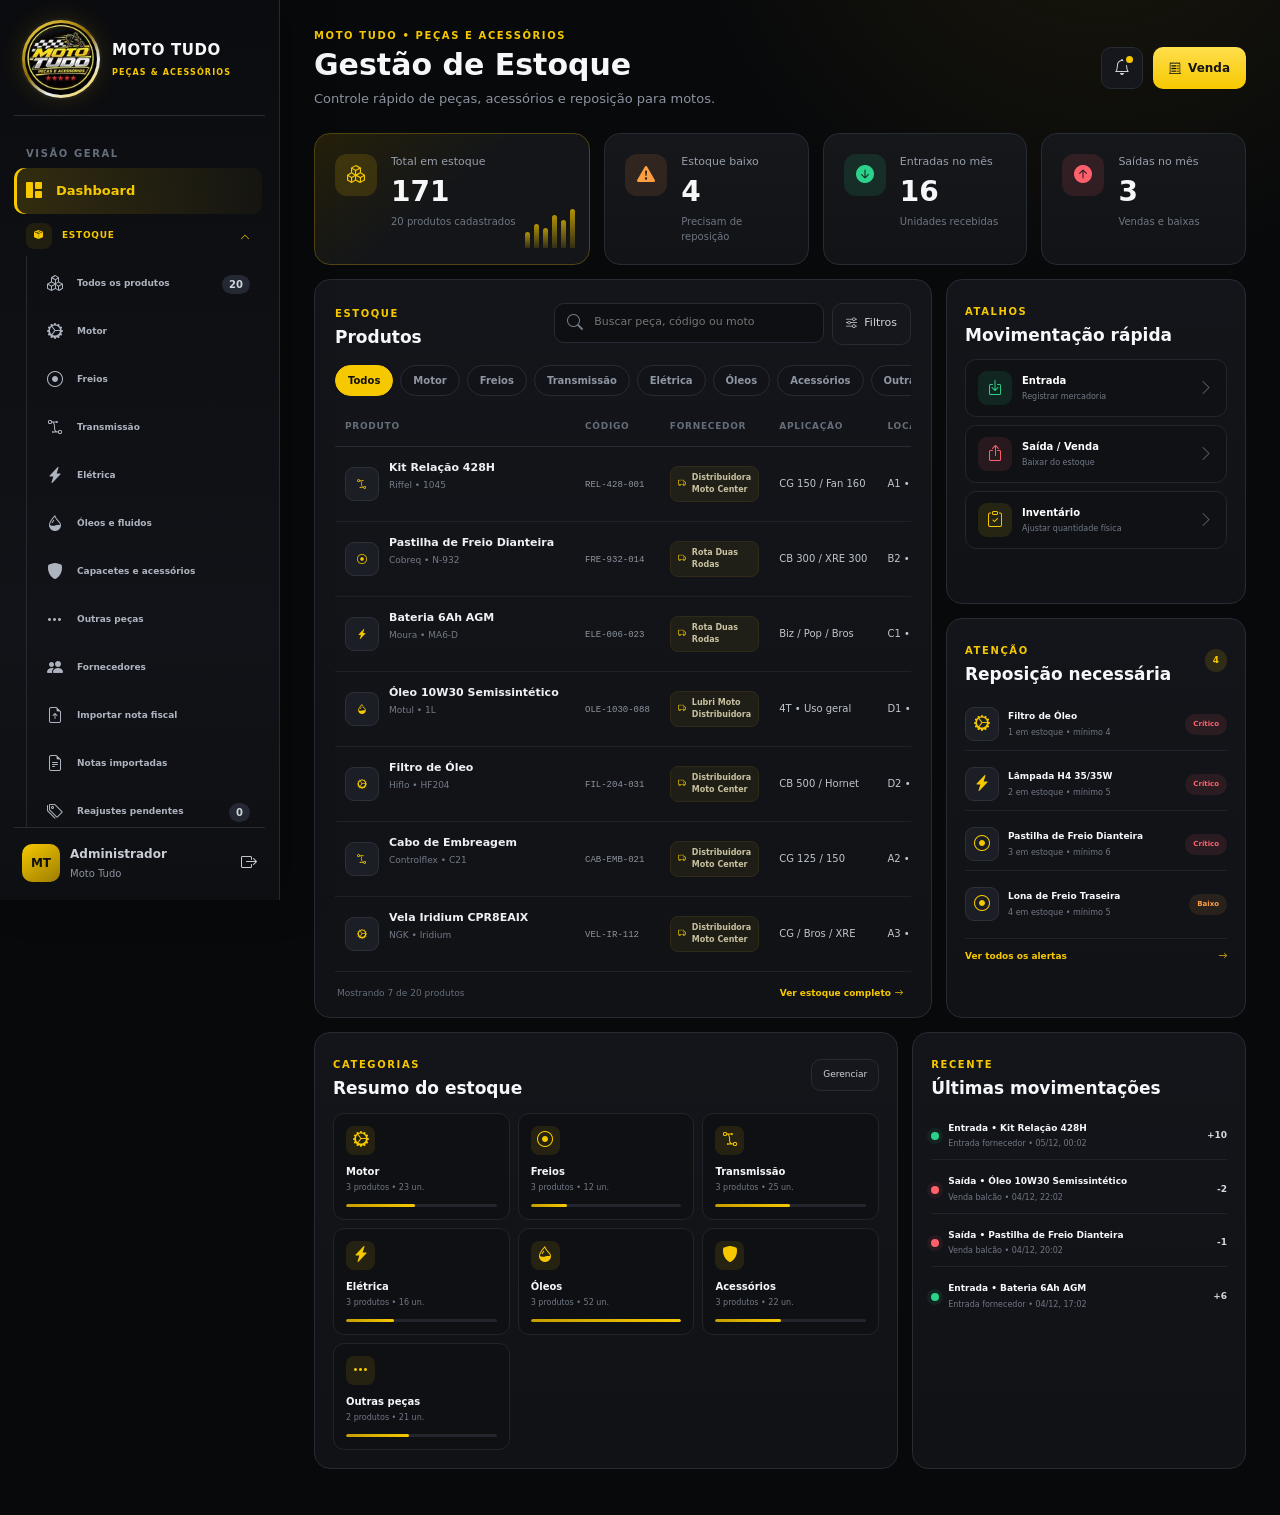
<file: index.html>
<!DOCTYPE html>
<html lang="pt-BR">
<head>
  <link rel="icon" type="image/jpeg" href="assets/logo-nova-v27.jpg?v=27">
  <meta charset="UTF-8" />
  <meta name="viewport" content="width=device-width, initial-scale=1.0, viewport-fit=cover" />
  <meta http-equiv="Content-Security-Policy" content="default-src 'none'; script-src 'self'; script-src-elem 'self'; script-src-attr 'none'; style-src 'self' 'unsafe-inline' https://fonts.googleapis.com https://cdn.jsdelivr.net; font-src 'self' https://fonts.gstatic.com https://cdn.jsdelivr.net data:; img-src 'self' data: blob:; connect-src 'self'; object-src 'none'; base-uri 'none'; form-action 'self'; frame-src 'self'; media-src 'none'; worker-src 'self' blob:; manifest-src 'none'; upgrade-insecure-requests">
  <meta name="referrer" content="no-referrer">
  <meta http-equiv="Cache-Control" content="no-cache, no-store, must-revalidate" />
  <title>Moto Tudo | Gestão de Estoque</title>
  <link rel="preconnect" href="https://fonts.googleapis.com">
  <link rel="preconnect" href="https://fonts.gstatic.com" crossorigin>
  <link href="https://fonts.googleapis.com/css2?family=Inter:wght@400;500;600;700;800;900&display=swap" rel="stylesheet">
  <link href="https://cdn.jsdelivr.net/npm/bootstrap@5.3.8/dist/css/bootstrap.min.css" rel="stylesheet" integrity="sha384-sRIl4kxILFvY47J16cr9ZwB07vP4J8+LH7qKQnuqkuIAvNWLzeN8tE5YBujZqJLB" crossorigin="anonymous">
  <link href="https://cdn.jsdelivr.net/npm/bootstrap-icons@1.13.1/font/bootstrap-icons.min.css" rel="stylesheet">
  <link rel="stylesheet" href="styles.css?v=19" />
  <link rel="stylesheet" href="orders-v2.css?v=19" />
  <link rel="stylesheet" href="responsive-v7.css?v=19" />
  <link rel="stylesheet" href="ux-v8.css?v=19" />
  <link rel="stylesheet" href="orders-v9.css?v=19" />
  <link rel="stylesheet" href="finance-v12.css?v=19" />
  <link rel="stylesheet" href="finance-v13.css?v=19" />
  <link rel="stylesheet" href="labor-v14.css?v=19" />
  <link rel="stylesheet" href="pending-v15.css?v=19" />
  <link rel="stylesheet" href="orders-v16.css?v=19" />
  <link rel="stylesheet" href="finance-search-v17.css?v=19" />
  <link rel="stylesheet" href="suppliers-v18.css?v=19" />
  <link rel="stylesheet" href="payments-filters-v19.css?v=22" />
  <link rel="stylesheet" href="fiados-v22.css?v=24" />
  <link rel="stylesheet" href="fiados-v23.css?v=24" />
  <link rel="stylesheet" href="credit-customers-v24.css?v=25" />
  <link rel="stylesheet" href="fiados-v25.css?v=25" />
  <link rel="stylesheet" href="navigation-v26.css?v=26" />
  <link rel="stylesheet" href="nf-v29.css?v=29.3" />
</head>
<body>
  <div id="toastArea" class="toast-area"></div>
  <div id="modalRoot"></div>
  <input type="checkbox" id="sidebar-toggle" class="sidebar-toggle" />

  <aside class="sidebar">
    <div class="brand-wrap">
      <div class="brand-ring">
        <img src="assets/logo-nova-v27.jpg?v=27" alt="Moto Tudo Peças e Acessórios" class="brand-logo" />
      </div>
      <div class="brand-copy">
        <strong>MOTO TUDO</strong>
        <small>PEÇAS & ACESSÓRIOS</small>
      </div>
    </div>

    <nav class="sidebar-nav" id="sidebarNav">
      <span class="menu-label">Visão geral</span>
      <a class="nav-item active" href="#dashboard" data-view="dashboard"><i class="bi bi-grid-1x2-fill"></i><span>Dashboard</span></a>

      <details class="nav-group-v26" open>
        <summary>
          <span class="nav-group-icon-v26"><i class="bi bi-box-seam-fill"></i></span>
          <span>Estoque</span>
          <i class="bi bi-chevron-down nav-group-chevron-v26"></i>
        </summary>
        <div class="nav-group-items-v26">
          <a class="nav-item" href="#products" data-view="products"><i class="bi bi-boxes"></i><span>Todos os produtos</span><span class="pill" id="productCountPill">0</span></a>
          <a class="nav-item" href="#motor" data-view="category" data-category="Motor"><i class="bi bi-gear-wide-connected"></i><span>Motor</span></a>
          <a class="nav-item" href="#freios" data-view="category" data-category="Freios"><i class="bi bi-record-circle"></i><span>Freios</span></a>
          <a class="nav-item" href="#transmissao" data-view="category" data-category="Transmissão"><i class="bi bi-bezier2"></i><span>Transmissão</span></a>
          <a class="nav-item" href="#eletrica" data-view="category" data-category="Elétrica"><i class="bi bi-lightning-charge-fill"></i><span>Elétrica</span></a>
          <a class="nav-item" href="#oleos" data-view="category" data-category="Óleos e fluidos"><i class="bi bi-droplet-half"></i><span>Óleos e fluidos</span></a>
          <a class="nav-item" href="#acessorios" data-view="category" data-category="Capacetes e acessórios"><i class="bi bi-shield-fill"></i><span>Capacetes e acessórios</span></a>
          <a class="nav-item" href="#outras" data-view="category" data-category="Outras peças"><i class="bi bi-three-dots"></i><span>Outras peças</span></a>
          <a class="nav-item" href="#suppliers" data-view="suppliers"><i class="bi bi-people-fill"></i><span>Fornecedores</span></a>
          <a class="nav-item" href="#nf-import" data-view="nf-import"><i class="bi bi-file-earmark-arrow-up"></i><span>Importar nota fiscal</span></a>
          <a class="nav-item" href="#nf-notes" data-view="nf-notes"><i class="bi bi-file-earmark-text"></i><span>Notas importadas</span></a>
          <a class="nav-item" href="#nf-reviews" data-view="nf-reviews"><i class="bi bi-tags"></i><span>Reajustes pendentes</span><span class="pill" id="nfPendingCount">0</span></a>
          <a class="nav-item" href="#nf-history" data-view="nf-history"><i class="bi bi-clock-history"></i><span>Histórico de preços</span></a>
        </div>
      </details>

      <details class="nav-group-v26" open>
        <summary>
          <span class="nav-group-icon-v26"><i class="bi bi-receipt-cutoff"></i></span>
          <span>Vendas</span>
          <i class="bi bi-chevron-down nav-group-chevron-v26"></i>
        </summary>
        <div class="nav-group-items-v26">
          <a class="nav-item" href="#movements" data-view="movements"><i class="bi bi-receipt"></i><span>Vendas</span></a>
          <a class="nav-item" href="#finance" data-view="finance"><i class="bi bi-cash-stack"></i><span>Financeiro</span></a>
          <a class="nav-item" href="#fiados" data-view="fiados"><i class="bi bi-journal-text"></i><span>Fiados</span></a>
        </div>
      </details>

      <div class="nav-system-v26">
        <a class="nav-item" href="#settings" data-view="settings"><i class="bi bi-gear-fill"></i><span>Configurações</span></a>
      </div>
    </nav>

    <button class="sidebar-user" id="logoutBtn" type="button">
      <div class="avatar">MT</div>
      <div>
        <strong>Administrador</strong>
        <small id="storeNameMini">Moto Tudo</small>
      </div>
      <i class="bi bi-box-arrow-right ms-auto"></i>
    </button>
  </aside>

  <main class="main-content">
    <header class="topbar">
      <label for="sidebar-toggle" class="menu-button d-lg-none"><i class="bi bi-list"></i></label>
      <div class="topbar-copy">
        <p class="eyebrow mb-1" id="eyebrow">MOTO TUDO • PEÇAS E ACESSÓRIOS</p>
        <h1 id="pageTitle">Gestão de Estoque</h1>
        <p class="subtitle" id="pageSubtitle">Controle rápido de peças, acessórios e reposição para motos.</p>
      </div>
      <div class="top-actions">
        <button class="icon-button" id="notificationBtn" title="Alertas"><i class="bi bi-bell"></i><span class="notification-dot" id="notificationDot"></span></button>
        <button class="btn btn-warning btn-add" id="globalAddBtn"><i class="bi bi-receipt-cutoff"></i><span>Venda</span></button>
      </div>
    </header>

    <div id="appView"></div>
  </main>
  <script src="data-v28.js?v=29"></script>
  <script src="security-v28.js?v=28"></script>

  <script src="app.js?v=29"></script>
  <script src="orders-v2.js?v=19"></script>
  <script src="fix-v3.js?v=28"></script>
  <script src="ux-v8.js?v=29"></script>
  <script src="orders-v9.js?v=28"></script>
  <script src="orders-v10.js?v=29"></script>
  <script src="finance-v12.js?v=28"></script>
  <script src="finance-v13.js?v=29"></script>
  <script src="suppliers-v18.js?v=29"></script>
  <script src="payments-filters-v19.js?v=28"></script>
  <script src="fiados-v22.js?v=28"></script>
  <script src="credit-customers-v24.js?v=28"></script>
  <script src="nf-core-v29.js?v=29.3"></script>
  <script src="nf-ui-v29.js?v=29.3"></script>
</body>
</html>
</file>
<file: styles.css>
:root{
  --bg:#08090b;--sidebar:#0d0f12;--panel:#111318;--panel2:#171a20;--line:#272b33;
  --gold:#f6c800;--gold2:#ffdf4d;--silver:#c9ced6;--text:#f6f7f9;--muted:#8c93a0;
  --green:#2bd28a;--red:#ff606c;--orange:#ff9f43;--blue:#5fa8ff;
}
*{box-sizing:border-box}html,body{margin:0;min-height:100%;font-family:Inter,system-ui,sans-serif;background:var(--bg);color:var(--text)}body{display:flex}.sidebar-toggle{display:none}
button,input,select,textarea{font:inherit}.sidebar{position:fixed;inset:0 auto 0 0;width:280px;background:linear-gradient(180deg,#0b0c0f,#111318 70%,#0d0f12);border-right:1px solid #252932;padding:18px 14px;display:flex;flex-direction:column;z-index:30;box-shadow:14px 0 40px rgba(0,0,0,.22)}
.brand-wrap{display:flex;align-items:center;gap:12px;padding:2px 8px 17px;border-bottom:1px solid var(--line);margin-bottom:12px}.brand-ring{width:78px;height:78px;border-radius:50%;padding:3px;background:linear-gradient(145deg,var(--gold2),#8a6b00 46%,#e9edf3 70%,var(--gold));box-shadow:0 0 0 2px rgba(255,255,255,.04),0 0 26px rgba(246,200,0,.14);flex:0 0 auto}.brand-logo{width:100%;height:100%;object-fit:cover;border-radius:50%;display:block;background:#050505}.brand-copy strong,.brand-copy small{display:block}.brand-copy strong{font-size:15px;letter-spacing:.04em}.brand-copy small{font-size:8px;letter-spacing:.14em;color:var(--gold);margin-top:5px;font-weight:800}
.sidebar-nav{overflow:auto;padding-right:3px}.sidebar-nav::-webkit-scrollbar{width:4px}.sidebar-nav::-webkit-scrollbar-thumb{background:#333;border-radius:4px}.menu-label{display:block;font-size:10px;font-weight:800;letter-spacing:.16em;color:#666e7b;margin:18px 12px 7px;text-transform:uppercase}.nav-item{text-decoration:none;color:#aeb4bf;display:flex;align-items:center;gap:12px;padding:11px 12px;border-radius:10px;font-size:13px;font-weight:600;margin:2px 0;transition:.18s}.nav-item i{font-size:16px;width:18px}.nav-item:hover{background:#191c22;color:white;transform:translateX(2px)}.nav-item.active{background:linear-gradient(90deg,rgba(246,200,0,.16),rgba(246,200,0,.035));color:var(--gold);box-shadow:inset 3px 0 0 var(--gold)}.pill{margin-left:auto;background:#242832;padding:2px 7px;border-radius:99px;font-size:10px;color:#d0d4db}
.sidebar-user{margin-top:auto;border:0;border-top:1px solid var(--line);padding:16px 8px 0;display:flex;align-items:center;gap:10px;color:#c8cdd6;background:transparent;text-align:left;width:100%}.sidebar-user:hover{color:white}.sidebar-user .avatar{width:38px;height:38px;border-radius:10px;background:linear-gradient(145deg,var(--gold),#9c7d00);display:grid;place-items:center;color:#111;font-weight:900;font-size:12px}.sidebar-user strong,.sidebar-user small{display:block}.sidebar-user strong{font-size:12px}.sidebar-user small{font-size:10px;color:var(--muted);margin-top:3px}
.main-content{margin-left:280px;padding:28px 34px 46px;width:calc(100% - 280px);min-height:100vh;background:radial-gradient(circle at 82% -10%,rgba(246,200,0,.08),transparent 23%),var(--bg)}.topbar{display:flex;justify-content:space-between;gap:24px;align-items:center;margin-bottom:24px}.topbar-copy{min-width:0}.eyebrow,.section-kicker{font-size:10px;letter-spacing:.16em;color:var(--gold);font-weight:800}.topbar h1{margin:0;font-size:30px;font-weight:850}.subtitle{color:var(--muted);margin:6px 0 0;font-size:13px}.top-actions{display:flex;align-items:center;gap:10px}.icon-button,.filter-button,.ghost-button,.dots,.outline-button{border:1px solid var(--line);background:#15171c;color:#cfd3da;border-radius:10px;height:42px}.icon-button{width:42px;position:relative}.notification-dot{position:absolute;right:9px;top:8px;width:7px;height:7px;background:var(--gold);border-radius:50%;box-shadow:0 0 0 3px #15171c}.notification-dot.hidden{display:none}.btn-add{height:42px;border-radius:10px;font-size:12px;font-weight:800;padding:0 16px;color:#151515;display:flex;gap:7px;align-items:center;background:linear-gradient(180deg,var(--gold2),var(--gold));border:0}.btn-add:hover{color:#111;filter:brightness(1.04)}
.stats-grid{display:grid;grid-template-columns:1.35fr repeat(3,1fr);gap:14px;margin-bottom:14px}.stat-card{min-height:132px;background:linear-gradient(180deg,#15171b,#111317);border:1px solid var(--line);border-radius:16px;padding:20px;display:flex;gap:14px;align-items:flex-start;position:relative;overflow:hidden}.stat-card.featured{border-color:#514611;background:linear-gradient(140deg,rgba(246,200,0,.12),#131519 48%)}.stat-card span{display:block;font-size:11px;color:#979eaa;margin-bottom:8px}.stat-card strong{font-size:28px;display:block;line-height:1}.stat-card small{display:block;color:#6f7682;font-size:10px;margin-top:8px}.stat-icon{width:42px;height:42px;border-radius:12px;display:grid;place-items:center;background:rgba(246,200,0,.14);color:var(--gold);font-size:18px;flex:0 0 auto}.stat-icon.warning{color:var(--orange);background:rgba(255,159,67,.12)}.stat-icon.success{color:var(--green);background:rgba(43,210,138,.12)}.stat-icon.danger{color:var(--red);background:rgba(255,96,108,.12)}.stat-icon.blue{color:var(--blue);background:rgba(95,168,255,.12)}.spark-bars{position:absolute;right:14px;bottom:16px;height:42px;display:flex;align-items:flex-end;gap:4px;opacity:.7}.spark-bars i{display:block;width:5px;background:linear-gradient(var(--gold),rgba(246,200,0,.2));border-radius:3px 3px 0 0}
.content-grid{display:grid;grid-template-columns:minmax(0,2.1fr) minmax(300px,.8fr);gap:14px}.panel{background:linear-gradient(180deg,#13151a,#101216);border:1px solid var(--line);border-radius:16px}.inventory-panel{padding:20px 20px 0}.panel-header{display:flex;align-items:center;justify-content:space-between;gap:18px;margin-bottom:18px}.panel-header h2{font-size:17px;margin:3px 0 0;font-weight:760}.panel-header.compact{margin-bottom:14px}.panel-tools{display:flex;gap:8px;flex-wrap:wrap}.search-box{height:40px;min-width:270px;background:#0d0f12;border:1px solid var(--line);border-radius:10px;display:flex;align-items:center;padding:0 12px;gap:9px;color:#737b89}.search-box:focus-within{border-color:#6a5910;box-shadow:0 0 0 3px rgba(246,200,0,.05)}.search-box input{width:100%;border:0;outline:0;background:transparent;color:white;font-size:11px}.filter-button,.outline-button{padding:0 13px;font-size:11px;display:flex;align-items:center;gap:7px}.filter-button:hover,.outline-button:hover,.ghost-button:hover{border-color:#605115;color:var(--gold)}.category-chips{display:flex;gap:7px;overflow:auto;padding-bottom:12px}.chip{white-space:nowrap;border:1px solid var(--line);background:#111318;color:#8f96a2;border-radius:999px;padding:7px 12px;font-size:10px;font-weight:700}.chip:hover{color:white}.chip.active{background:var(--gold);color:#101010;border-color:var(--gold)}
.inventory-table{--bs-table-bg:transparent;--bs-table-color:#dfe2e7;margin:0}.inventory-table thead th{font-size:9px;letter-spacing:.08em;text-transform:uppercase;color:#656d79;border-bottom-color:var(--line);padding:12px 10px;white-space:nowrap}.inventory-table tbody td{border-bottom-color:#1e2128;padding:13px 10px;font-size:10px;color:#bfc5ce;white-space:nowrap}.inventory-table tbody tr:hover td{background:rgba(255,255,255,.012)}.product-cell{display:flex;align-items:center;gap:10px;min-width:220px}.product-cell strong,.product-cell small{display:block}.product-cell strong{font-size:11px;color:#eef0f3}.product-cell small{font-size:9px;color:#747b87;margin-top:3px}.product-icon,.mini-icon{width:34px;height:34px;border-radius:9px;display:grid;place-items:center;background:#1b1e24;color:var(--gold);border:1px solid #2c3038}.code{font-family:ui-monospace,SFMono-Regular,Menlo,monospace;color:#8e95a0;font-size:9px}.stock-min{display:block;color:#646c78;font-size:8px;margin-top:3px}.status,.severity{display:inline-flex;align-items:center;border-radius:99px;padding:5px 8px;font-size:8px;font-weight:800}.status.ok{color:var(--green);background:rgba(43,210,138,.1)}.status.low,.severity.low{color:var(--orange);background:rgba(255,159,67,.1)}.status.critical,.severity.critical{color:var(--red);background:rgba(255,96,108,.1)}.dots{width:30px;height:30px;border:0;background:transparent}.dots:hover{background:#1c2026}.table-footer{display:flex;justify-content:space-between;align-items:center;padding:14px 2px 16px;color:#666e7a;font-size:9px}.table-footer button,.full-link,.link-button{border:0;background:transparent;color:var(--gold);font-size:9px;font-weight:800}.right-column{display:grid;gap:14px}.quick-panel,.alert-panel{padding:18px}.quick-actions{display:grid;gap:8px}.quick-actions button{display:flex;align-items:center;gap:10px;width:100%;background:#0f1115;border:1px solid #22262d;color:white;border-radius:11px;padding:11px 12px;text-align:left}.quick-actions button:hover{border-color:#4b4218;background:#13161b}.quick-actions button>i{margin-left:auto;color:#515865}.quick-actions strong,.quick-actions small{display:block}.quick-actions strong{font-size:10px}.quick-actions small{font-size:8px;color:#727a86;margin-top:3px}.quick-icon{width:34px;height:34px;border-radius:9px;display:grid;place-items:center}.quick-icon.in{background:rgba(43,210,138,.1);color:var(--green)}.quick-icon.out{background:rgba(255,96,108,.1);color:var(--red)}.quick-icon.inventory{background:rgba(246,200,0,.1);color:var(--gold)}.counter{background:rgba(246,200,0,.13);color:var(--gold);border-radius:999px;padding:5px 8px;font-size:9px;font-weight:800}.alert-list{display:grid;gap:7px}.alert-item{display:flex;align-items:center;gap:9px;padding:9px 0;border-bottom:1px solid #1f2228}.alert-item:last-child{border-bottom:0}.alert-item>div:nth-child(2){min-width:0;flex:1}.alert-item strong,.alert-item small{display:block;white-space:nowrap;overflow:hidden;text-overflow:ellipsis}.alert-item strong{font-size:9px}.alert-item small{font-size:8px;color:#707783;margin-top:3px}.severity{font-size:7px}.full-link{width:100%;text-align:left;padding:11px 0 0;border-top:1px solid #1f2228;margin-top:8px;display:flex;justify-content:space-between}.bottom-grid{display:grid;grid-template-columns:1.4fr .8fr;gap:14px;margin-top:14px}.categories-panel,.activity-panel{padding:18px}.ghost-button{height:32px;padding:0 11px;font-size:9px}.category-cards{display:grid;grid-template-columns:repeat(3,1fr);gap:8px}.category-card{background:#0e1014;border:1px solid #21242b;border-radius:11px;padding:12px;cursor:pointer}.category-card:hover{border-color:#49401b;transform:translateY(-1px)}.category-card>span{width:29px;height:29px;display:grid;place-items:center;border-radius:8px;background:rgba(246,200,0,.1);color:var(--gold);margin-bottom:9px}.category-card strong,.category-card small{display:block}.category-card strong{font-size:10px}.category-card small{font-size:8px;color:#717885;margin-top:3px}.progress-line{height:3px;background:#23262d;border-radius:99px;margin-top:10px;overflow:hidden}.progress-line i{display:block;height:100%;background:linear-gradient(90deg,#c49e00,var(--gold));border-radius:99px}.timeline{display:grid;gap:6px}.timeline-item{display:grid;grid-template-columns:auto 1fr auto;align-items:center;gap:9px;padding:9px 0;border-bottom:1px solid #1f2228}.timeline-item:last-child{border-bottom:0}.timeline-dot{width:8px;height:8px;border-radius:50%}.timeline-dot.in{background:var(--green);box-shadow:0 0 0 4px rgba(43,210,138,.08)}.timeline-dot.out{background:var(--red);box-shadow:0 0 0 4px rgba(255,96,108,.08)}.timeline-dot.adjust{background:var(--gold);box-shadow:0 0 0 4px rgba(246,200,0,.08)}.timeline-item strong,.timeline-item small{display:block}.timeline-item strong{font-size:9px}.timeline-item small{font-size:8px;color:#707783;margin-top:3px}.timeline-item b{font-size:9px;color:#d6d9df}
.menu-button{width:40px;height:40px;border:1px solid var(--line);border-radius:10px;display:grid;place-items:center;font-size:20px;background:#14171b;color:white}.empty-state{padding:52px 20px;text-align:center;color:#7e8591}.empty-state i{font-size:32px;color:#464d59}.empty-state strong{display:block;color:#cbd0d8;margin:10px 0 5px;font-size:13px}.empty-state span{font-size:10px}.page-panel{padding:20px}.page-stack{display:grid;gap:14px}.two-col{display:grid;grid-template-columns:1.2fr .8fr;gap:14px}.three-col{display:grid;grid-template-columns:repeat(3,1fr);gap:14px}.metric-card{padding:18px;background:linear-gradient(180deg,#15171b,#111317);border:1px solid var(--line);border-radius:14px}.metric-card span{display:block;color:#8a919e;font-size:10px}.metric-card strong{display:block;font-size:22px;margin-top:7px}.metric-card small{font-size:9px;color:#676e7b;display:block;margin-top:6px}.list-card{display:flex;align-items:center;gap:12px;padding:13px;background:#0e1014;border:1px solid #22262d;border-radius:12px}.list-card + .list-card{margin-top:8px}.list-card .grow{flex:1;min-width:0}.list-card strong,.list-card small{display:block}.list-card strong{font-size:11px}.list-card small{font-size:9px;color:#757d89;margin-top:4px}.money-positive{color:var(--green)!important}.money-negative{color:var(--red)!important}.toolbar{display:flex;gap:8px;align-items:center;flex-wrap:wrap}.toolbar .search-box{flex:1}.badge-soft{display:inline-flex;padding:5px 8px;border-radius:999px;font-size:8px;font-weight:800;background:#20242b;color:#afb5c0}.badge-soft.gold{background:rgba(246,200,0,.1);color:var(--gold)}.badge-soft.green{background:rgba(43,210,138,.1);color:var(--green)}.badge-soft.red{background:rgba(255,96,108,.1);color:var(--red)}
.form-grid{display:grid;grid-template-columns:repeat(2,1fr);gap:12px}.form-field{display:grid;gap:6px}.form-field.full{grid-column:1/-1}.form-field label{font-size:9px;font-weight:700;color:#8d94a1;text-transform:uppercase;letter-spacing:.06em}.form-control-dark,.form-select-dark,.form-textarea-dark{width:100%;border:1px solid #292d35;background:#0e1014;color:white;border-radius:10px;padding:10px 11px;font-size:11px;outline:none}.form-control-dark:focus,.form-select-dark:focus,.form-textarea-dark:focus{border-color:#6c5b0e;box-shadow:0 0 0 3px rgba(246,200,0,.05)}.form-textarea-dark{min-height:90px;resize:vertical}.settings-actions{display:flex;justify-content:flex-end;gap:8px;margin-top:16px}.switch-row{display:flex;align-items:center;justify-content:space-between;padding:13px 0;border-bottom:1px solid #20232a}.switch-row:last-child{border-bottom:0}.switch-row strong,.switch-row small{display:block}.switch-row strong{font-size:11px}.switch-row small{font-size:9px;color:#737a86;margin-top:4px}.switch{width:42px;height:24px;border-radius:999px;background:#2a2e36;position:relative;border:0}.switch:after{content:"";position:absolute;top:3px;left:3px;width:18px;height:18px;border-radius:50%;background:#858c97;transition:.18s}.switch.on{background:rgba(246,200,0,.22)}.switch.on:after{left:21px;background:var(--gold)}
.modal-backdrop-custom{position:fixed;inset:0;background:rgba(0,0,0,.72);backdrop-filter:blur(5px);display:grid;place-items:center;padding:20px;z-index:100}.modal-card{width:min(680px,100%);max-height:90vh;overflow:auto;background:linear-gradient(180deg,#15181e,#0f1115);border:1px solid #30343d;border-radius:18px;box-shadow:0 24px 80px rgba(0,0,0,.55)}.modal-card.small{width:min(480px,100%)}.modal-head{display:flex;align-items:center;justify-content:space-between;padding:18px 20px;border-bottom:1px solid #262a31}.modal-head h3{margin:0;font-size:16px}.modal-close{width:34px;height:34px;border-radius:9px;border:1px solid #2a2e36;background:#111318;color:#aaa}.modal-body{padding:20px}.modal-actions{display:flex;justify-content:flex-end;gap:8px;padding:15px 20px;border-top:1px solid #262a31}.btn-dark-soft,.btn-gold,.btn-danger-soft{height:40px;border-radius:10px;padding:0 14px;font-size:11px;font-weight:800}.btn-dark-soft{background:#15181d;border:1px solid #30343d;color:#cbd0d7}.btn-gold{background:var(--gold);border:0;color:#111}.btn-danger-soft{background:rgba(255,96,108,.12);border:1px solid rgba(255,96,108,.25);color:var(--red)}.menu-pop{position:fixed;z-index:110;width:180px;background:#15181d;border:1px solid #2c3038;border-radius:12px;padding:6px;box-shadow:0 16px 40px rgba(0,0,0,.45)}.menu-pop button{width:100%;display:flex;align-items:center;gap:9px;border:0;background:transparent;color:#cbd0d8;padding:9px 10px;border-radius:8px;text-align:left;font-size:10px}.menu-pop button:hover{background:#20242a}.menu-pop button.danger{color:var(--red)}
.toast-area{position:fixed;right:20px;bottom:20px;z-index:200;display:grid;gap:8px}.toast-msg{min-width:270px;max-width:360px;background:#15181d;border:1px solid #2d323a;border-left:3px solid var(--gold);border-radius:12px;padding:12px 14px;box-shadow:0 14px 40px rgba(0,0,0,.4);animation:toastIn .2s ease}.toast-msg strong{display:block;font-size:11px}.toast-msg span{display:block;font-size:9px;color:#9299a4;margin-top:4px}.toast-msg.success{border-left-color:var(--green)}.toast-msg.danger{border-left-color:var(--red)}@keyframes toastIn{from{opacity:0;transform:translateY(8px)}to{opacity:1;transform:none}}
.kpi-row{display:grid;grid-template-columns:repeat(4,1fr);gap:12px}.supplier-grid{display:grid;grid-template-columns:repeat(3,1fr);gap:12px}.supplier-card{background:#0e1014;border:1px solid #22262d;border-radius:13px;padding:15px}.supplier-card h3{font-size:12px;margin:0 0 5px}.supplier-card p{font-size:9px;color:#737a86;margin:0 0 12px}.supplier-meta{display:grid;gap:6px;font-size:9px;color:#9da4af}.supplier-actions{display:flex;gap:6px;margin-top:12px}.supplier-actions button{flex:1;height:32px;border-radius:8px;border:1px solid #2a2f37;background:#15181d;color:#cbd0d8;font-size:9px}.supplier-actions button:hover{color:var(--gold);border-color:#544714}
@media(max-width:1180px){.stats-grid,.kpi-row{grid-template-columns:repeat(2,1fr)}.content-grid,.two-col{grid-template-columns:1fr}.right-column{grid-template-columns:repeat(2,1fr)}.bottom-grid{grid-template-columns:1fr}.category-cards,.supplier-grid{grid-template-columns:repeat(2,1fr)}}
@media(max-width:991px){.sidebar{transform:translateX(-100%);transition:.25s}.sidebar-toggle:checked~.sidebar{transform:translateX(0)}.main-content{margin-left:0;width:100%;padding:22px}.topbar{align-items:flex-start}.topbar-copy{flex:1}.topbar h1{font-size:24px}.eyebrow,.subtitle{display:none}.top-actions .icon-button{display:none}}
@media(max-width:720px){.main-content{padding:16px}.topbar{margin-bottom:18px}.top-actions .btn-add{font-size:0;width:42px;padding:0;justify-content:center}.top-actions .btn-add span{display:none}.top-actions .btn-add i{font-size:16px}.stats-grid,.kpi-row{grid-template-columns:1fr 1fr;gap:9px}.stat-card{min-height:118px;padding:14px;display:block}.stat-icon{width:34px;height:34px;margin-bottom:12px}.stat-card strong{font-size:23px}.spark-bars{display:none}.panel-header{align-items:flex-start;flex-direction:column}.panel-tools,.toolbar{width:100%}.search-box{min-width:0;flex:1}.filter-button{font-size:0;width:40px;justify-content:center}.filter-button i{font-size:14px}.right-column,.supplier-grid{grid-template-columns:1fr}.category-cards{grid-template-columns:repeat(2,1fr)}.inventory-panel{padding:16px 14px 0}.table-footer{gap:10px}.table-footer span{max-width:50%}.form-grid{grid-template-columns:1fr}.form-field.full{grid-column:auto}.modal-backdrop-custom{padding:10px}.three-col{grid-template-columns:1fr}}
@media(max-width:430px){.stats-grid,.kpi-row{grid-template-columns:1fr 1fr}.stat-card span{font-size:9px}.stat-card small{font-size:8px}.category-cards{grid-template-columns:1fr 1fr}.topbar h1{font-size:21px}.brand-wrap{gap:9px}.brand-ring{width:66px;height:66px}.brand-copy strong{font-size:13px}}
</file>
<file: orders-v2.css>
/* Módulo de pedidos multi-itens e reposição com localização */
.movement-items{display:grid;gap:10px}
.movement-item-row{background:#0d0f13;border:1px solid #252932;border-radius:13px;padding:12px}
.movement-item-head{display:flex;align-items:center;justify-content:space-between;margin-bottom:10px}
.movement-item-head strong{font-size:10px;color:#dfe3e9}
.remove-item{width:28px;height:28px;border:1px solid #2b3038;border-radius:8px;background:#15181d;color:#8e96a2}
.remove-item:hover{color:var(--red);border-color:rgba(255,96,108,.35)}
.movement-item-grid{display:grid;gap:9px;align-items:end}
.movement-item-grid.sale-grid{grid-template-columns:minmax(240px,2fr) 90px 120px}
.movement-item-grid.entry-grid{grid-template-columns:minmax(220px,1.7fr) 82px 110px minmax(190px,1.2fr)}
.add-item-btn{margin-top:10px;width:100%;height:40px;border-radius:10px;border:1px dashed #4f4517;background:rgba(246,200,0,.035);color:var(--gold);font-size:10px;font-weight:800}
.add-item-btn:hover{background:rgba(246,200,0,.08);border-color:#8b7515}
.order-summary{display:flex;align-items:center;justify-content:space-between;padding:12px 14px;border:1px solid #4f4517;background:rgba(246,200,0,.06);border-radius:11px}
.order-summary span{font-size:10px;color:#a6adb7}
.order-summary strong{font-size:17px;color:var(--gold)}
.order-list{display:grid;gap:9px}
.order-card{border:1px solid #242831;background:#0e1014;border-radius:13px;overflow:hidden}
.order-main{display:flex;align-items:center;gap:11px;padding:13px}
.order-icon{width:38px;height:38px;border-radius:10px;display:grid;place-items:center;flex:0 0 auto}
.order-icon.out{background:rgba(255,96,108,.1);color:var(--red)}
.order-icon.in{background:rgba(43,210,138,.1);color:var(--green)}
.order-title{display:flex;align-items:center;gap:8px;flex-wrap:wrap}
.order-title strong{font-size:11px}
.order-main small{display:block;color:#777f8b;font-size:8px;margin-top:4px}
.order-total{text-align:right}
.order-total span,.order-total strong{display:block}
.order-total span{font-size:8px;color:#727986}
.order-total strong{font-size:13px;margin-top:3px}
.order-items{border-top:1px solid #20242b;background:#0b0d10;padding:7px 13px}
.order-items>div{display:grid;grid-template-columns:1fr auto auto;gap:14px;align-items:center;padding:6px 0;font-size:9px;color:#aab1bc;border-bottom:1px solid #181b20}
.order-items>div:last-child{border-bottom:0}
.order-items b{color:#e1e4e9}
.order-items small{color:#737b87;min-width:130px;text-align:right}
@media(max-width:720px){
  .movement-item-grid.sale-grid,.movement-item-grid.entry-grid{grid-template-columns:1fr 1fr}
  .movement-item-grid .product-pick,.movement-item-grid .location-pick{grid-column:1/-1}
  .order-main{align-items:flex-start}
  .order-total{margin-left:auto}
  .order-items>div{grid-template-columns:1fr auto}
  .order-items small{grid-column:1/-1;text-align:left;min-width:0}
}
.stock-actions{display:flex;align-items:center;gap:6px}
.stock-action{width:30px;height:30px;border-radius:8px;border:1px solid #2b3038;background:#15181d;display:grid;place-items:center;font-size:13px;font-weight:900;transition:.15s}
.stock-action.plus{color:var(--green);background:rgba(43,210,138,.06)}
.stock-action.minus{color:var(--red);background:rgba(255,96,108,.06)}
.stock-action.plus:hover{border-color:rgba(43,210,138,.45);background:rgba(43,210,138,.12);transform:translateY(-1px)}
.stock-action.minus:hover{border-color:rgba(255,96,108,.45);background:rgba(255,96,108,.12);transform:translateY(-1px)}


/* modal multi-itens responsivo v5 */
.modal-card:has(#movementForm){
  width:min(980px,96vw);
}
.modal-card:has(#movementForm) .modal-body{
  overflow-x:hidden;
}
.modal-card:has(#movementForm) .movement-item-grid.entry-grid{
  grid-template-columns:minmax(250px,1.8fr) 90px 120px minmax(220px,1.4fr);
}
.modal-card:has(#movementForm) .movement-item-grid.sale-grid{
  grid-template-columns:minmax(300px,2fr) 100px 140px;
}
@media(max-width:900px){
  .modal-card:has(#movementForm){
    width:min(700px,96vw);
  }
  .modal-card:has(#movementForm) .movement-item-grid.entry-grid,
  .modal-card:has(#movementForm) .movement-item-grid.sale-grid{
    grid-template-columns:1fr 1fr;
  }
  .modal-card:has(#movementForm) .movement-item-grid .product-pick,
  .modal-card:has(#movementForm) .movement-item-grid .location-pick{
    grid-column:1/-1;
  }
}
@media(max-width:560px){
  .modal-card:has(#movementForm){
    width:calc(100vw - 16px);
    max-height:94vh;
  }
  .modal-card:has(#movementForm) .movement-item-grid.entry-grid,
  .modal-card:has(#movementForm) .movement-item-grid.sale-grid{
    grid-template-columns:1fr;
  }
  .modal-card:has(#movementForm) .movement-item-grid .product-pick,
  .modal-card:has(#movementForm) .movement-item-grid .location-pick{
    grid-column:auto;
  }
  .modal-card:has(#movementForm) .modal-actions{
    position:sticky;
    bottom:0;
    background:#101216;
    z-index:2;
  }
}


/* mobile completo v6 */
@media(max-width:720px){
  html,body{max-width:100%;overflow-x:hidden}
  .main-content{min-width:0;overflow-x:hidden}
  .sidebar{width:min(86vw,300px)}
  .panel,.page-panel,.inventory-panel{min-width:0;overflow:hidden}
  .topbar{gap:10px}
  .topbar-copy{min-width:0}
  .topbar h1{font-size:22px;line-height:1.1}
  .top-actions{flex:0 0 auto}
  .toast-area{left:12px;right:12px;bottom:12px}
  .toast-msg{min-width:0;max-width:none;width:100%}
  .modal-backdrop-custom{padding:8px}
  .modal-card,.modal-card.small,.modal-card:has(#movementForm){
    width:calc(100vw - 16px)!important;
    max-width:none!important;
    max-height:94vh;
    border-radius:14px;
  }
  .modal-head{padding:15px 16px}
  .modal-body{padding:16px}
  .modal-actions{
    padding:12px 16px;
    gap:8px;
    display:grid;
    grid-template-columns:1fr 1fr;
  }
  .modal-actions button{width:100%}
  .form-grid{grid-template-columns:1fr!important}
  .form-field,.form-field.full{grid-column:auto!important;min-width:0}
  .form-control-dark,.form-select-dark,.form-textarea-dark{font-size:16px}
  .movement-item-row{padding:11px}
  .movement-item-grid.entry-grid,.movement-item-grid.sale-grid{grid-template-columns:1fr!important}
  .movement-item-grid .product-pick,.movement-item-grid .location-pick{grid-column:auto!important}
  .order-summary{padding:12px}
  .order-summary strong{font-size:16px}
  .add-item-btn{height:44px}
  .category-chips{margin-right:-14px;padding-right:14px}

  .product-stock-table,
  .product-stock-table tbody,
  .product-stock-table tr,
  .product-stock-table td{
    display:block;
    width:100%;
  }
  .product-stock-table thead{display:none}
  .product-stock-table tbody{
    display:grid;
    gap:10px;
    padding-bottom:12px;
  }
  .product-stock-table tbody tr{
    display:grid;
    grid-template-columns:1fr 1fr;
    gap:0 12px;
    padding:12px;
    border:1px solid #232730;
    border-radius:13px;
    background:#0d0f13;
  }
  .product-stock-table tbody td{
    white-space:normal!important;
    border:0!important;
    padding:6px 0!important;
    min-width:0;
  }
  .product-stock-table tbody td::before{
    display:block;
    margin-bottom:4px;
    font-size:7px;
    font-weight:800;
    letter-spacing:.09em;
    color:#626a77;
    text-transform:uppercase;
  }
  .product-stock-table tbody td:nth-child(1){
    grid-column:1/-1;
    border-bottom:1px solid #1f232a!important;
    padding-bottom:10px!important;
    margin-bottom:5px;
  }
  .product-stock-table tbody td:nth-child(1)::before{display:none}
  .product-stock-table tbody td:nth-child(2)::before{content:"Código"}
  .product-stock-table tbody td:nth-child(3)::before{content:"Aplicação"}
  .product-stock-table tbody td:nth-child(4)::before{content:"Local"}
  .product-stock-table tbody td:nth-child(5)::before{content:"Estoque"}
  .product-stock-table tbody td:nth-child(6)::before{content:"Venda"}
  .product-stock-table tbody td:nth-child(7)::before{content:"Status"}
  .product-stock-table tbody td:nth-child(8){
    grid-column:1/-1;
    padding-top:10px!important;
    border-top:1px solid #1f232a!important;
    margin-top:5px;
  }
  .product-stock-table tbody td:nth-child(8)::before{content:"Movimentar estoque"}
  .product-cell{min-width:0}
  .product-cell strong{font-size:12px}
  .product-cell small{font-size:9px}
  .stock-actions{width:100%;gap:8px}
  .stock-action{flex:1;width:auto;height:42px;font-size:16px}

  .movement-history-table,
  .movement-history-table tbody,
  .movement-history-table tr,
  .movement-history-table td{
    display:block;
    width:100%;
  }
  .movement-history-table thead{display:none}
  .movement-history-table tbody{display:grid;gap:10px}
  .movement-history-table tbody tr{
    display:grid;
    grid-template-columns:1fr 1fr;
    gap:0 12px;
    padding:12px;
    border:1px solid #232730;
    border-radius:13px;
    background:#0d0f13;
  }
  .movement-history-table tbody td{
    white-space:normal!important;
    border:0!important;
    padding:5px 0!important;
    min-width:0;
  }
  .movement-history-table tbody td::before{
    display:block;
    margin-bottom:3px;
    font-size:7px;
    font-weight:800;
    letter-spacing:.08em;
    color:#626a77;
    text-transform:uppercase;
  }
  .movement-history-table tbody td:nth-child(1)::before{content:"Data"}
  .movement-history-table tbody td:nth-child(2)::before{content:"Pedido / lote"}
  .movement-history-table tbody td:nth-child(3)::before{content:"Tipo"}
  .movement-history-table tbody td:nth-child(4)::before{content:"Produto"}
  .movement-history-table tbody td:nth-child(5)::before{content:"Qtd."}
  .movement-history-table tbody td:nth-child(6)::before{content:"Local"}
  .movement-history-table tbody td:nth-child(7)::before{content:"Valor unit."}

  .order-card{border-radius:12px}
  .order-main{display:grid;grid-template-columns:auto 1fr;align-items:start}
  .order-main .grow{min-width:0}
  .order-total{
    grid-column:1/-1;
    margin:8px 0 0;
    padding-top:8px;
    border-top:1px solid #1f232a;
    display:flex;
    justify-content:space-between;
    align-items:center;
    text-align:left;
  }
  .order-total span,.order-total strong{display:inline}
  .order-items>div{grid-template-columns:1fr auto;gap:6px 10px}
  .order-items small{grid-column:1/-1;text-align:left}
  .kpi-row{grid-template-columns:1fr 1fr!important}
}
@media(max-width:430px){
  .main-content{padding:13px}
  .stats-grid,.kpi-row{grid-template-columns:1fr!important}
  .stat-card{min-height:auto}
  .category-cards{grid-template-columns:1fr}
  .panel-header{gap:12px}
  .panel-tools{display:grid;grid-template-columns:1fr auto;gap:8px}
  .panel-tools .search-box{grid-column:1/-1;width:100%}
  .panel-tools .outline-button{justify-content:center}
  .toolbar{display:grid;grid-template-columns:1fr 1fr}
  .toolbar .outline-button:last-child{grid-column:1/-1}
  .product-stock-table tbody tr,
  .movement-history-table tbody tr{grid-template-columns:1fr}
  .product-stock-table tbody td:nth-child(1),
  .product-stock-table tbody td:nth-child(8){grid-column:auto}
  .modal-actions{grid-template-columns:1fr}
  .modal-actions .btn-gold{order:-1}
}
</file>
<file: responsive-v7.css>
/* Moto Tudo — Responsive system v7 */
html,body{width:100%;max-width:100%;overflow-x:hidden}
img,svg{max-width:100%}
.main-content,.panel,.page-panel,.inventory-panel,.content-grid,.bottom-grid,.right-column{min-width:0}
.table-responsive{-webkit-overflow-scrolling:touch}
.category-chips{scrollbar-width:none}
.category-chips::-webkit-scrollbar{display:none}

/* Notebook / tablet landscape */
@media (max-width:1100px){
  .sidebar{width:260px}
  .main-content{padding:22px}
  .stats-grid{grid-template-columns:repeat(2,minmax(0,1fr))}
  .content-grid,.bottom-grid,.two-col{grid-template-columns:1fr}
  .right-column{grid-template-columns:repeat(2,minmax(0,1fr))}
  .category-cards,.supplier-grid{grid-template-columns:repeat(2,minmax(0,1fr))}
  .panel-header{gap:12px}
  .panel-tools{max-width:100%}
}

/* Tablet and narrow browser windows */
@media (max-width:991px){
  .sidebar{
    width:min(86vw,300px);
    box-shadow:18px 0 50px rgba(0,0,0,.55);
  }
  .main-content{padding:20px}
  .topbar{gap:12px}
  .topbar h1{font-size:25px}
  .top-actions{flex:0 0 auto}
  .content-grid,.bottom-grid,.right-column,.two-col{grid-template-columns:1fr}
  .supplier-grid{grid-template-columns:repeat(2,minmax(0,1fr))}
  .kpi-row{grid-template-columns:repeat(2,minmax(0,1fr))}
  .panel-tools{
    width:100%;
    display:grid;
    grid-template-columns:minmax(0,1fr) auto auto auto;
    align-items:center;
  }
  .panel-tools .search-box{min-width:0;width:100%}
  .toolbar{width:100%;justify-content:flex-start}
  .inventory-panel{overflow:hidden}
  .category-chips{overflow-x:auto;max-width:100%;padding-bottom:10px}
}

/* Product/history tables become cards before mobile width */
@media (max-width:860px){
  .table-responsive{
    overflow:visible!important;
    width:100%;
  }

  .product-stock-table,
  .product-stock-table tbody,
  .product-stock-table tr,
  .product-stock-table td,
  .movement-history-table,
  .movement-history-table tbody,
  .movement-history-table tr,
  .movement-history-table td{
    display:block;
    width:100%;
  }

  .product-stock-table thead,
  .movement-history-table thead{display:none}

  .product-stock-table tbody,
  .movement-history-table tbody{
    display:grid;
    gap:10px;
    width:100%;
  }

  .product-stock-table tbody tr,
  .movement-history-table tbody tr{
    display:grid;
    grid-template-columns:repeat(2,minmax(0,1fr));
    gap:0 14px;
    width:100%;
    padding:13px;
    margin:0;
    border:1px solid #242932;
    border-radius:14px;
    background:linear-gradient(180deg,#101318,#0d0f13);
  }

  .product-stock-table tbody td,
  .movement-history-table tbody td{
    display:block;
    min-width:0;
    width:auto;
    border:0!important;
    padding:7px 0!important;
    white-space:normal!important;
    overflow-wrap:anywhere;
  }

  .product-stock-table tbody td::before,
  .movement-history-table tbody td::before{
    display:block;
    margin-bottom:4px;
    color:#68717e;
    font-size:7px;
    line-height:1;
    font-weight:800;
    letter-spacing:.1em;
    text-transform:uppercase;
  }

  .product-stock-table tbody td:nth-child(1){
    grid-column:1/-1;
    padding-bottom:11px!important;
    margin-bottom:4px;
    border-bottom:1px solid #20242b!important;
  }
  .product-stock-table tbody td:nth-child(1)::before{display:none}
  .product-stock-table tbody td:nth-child(2)::before{content:"Código"}
  .product-stock-table tbody td:nth-child(3)::before{content:"Aplicação"}
  .product-stock-table tbody td:nth-child(4)::before{content:"Localização"}
  .product-stock-table tbody td:nth-child(5)::before{content:"Estoque"}
  .product-stock-table tbody td:nth-child(6)::before{content:"Venda"}
  .product-stock-table tbody td:nth-child(7)::before{content:"Status"}
  .product-stock-table tbody td:nth-child(8){
    grid-column:1/-1;
    padding-top:11px!important;
    margin-top:4px;
    border-top:1px solid #20242b!important;
  }
  .product-stock-table tbody td:nth-child(8)::before{content:"Movimentar estoque"}

  .movement-history-table tbody td:nth-child(1)::before{content:"Data"}
  .movement-history-table tbody td:nth-child(2)::before{content:"Pedido / lote"}
  .movement-history-table tbody td:nth-child(3)::before{content:"Tipo"}
  .movement-history-table tbody td:nth-child(4)::before{content:"Produto"}
  .movement-history-table tbody td:nth-child(5)::before{content:"Quantidade"}
  .movement-history-table tbody td:nth-child(6)::before{content:"Localização"}
  .movement-history-table tbody td:nth-child(7)::before{content:"Valor unitário"}

  .stock-actions{display:grid!important;grid-template-columns:1fr 1fr;gap:8px;width:100%}
  .stock-action{width:100%!important;height:42px!important;font-size:17px!important}

  .product-cell{min-width:0!important}
  .product-cell>div{min-width:0}
  .product-cell strong,.product-cell small{white-space:normal;overflow-wrap:anywhere}

  .table-footer{padding-top:12px}
}

/* Mobile */
@media (max-width:720px){
  .main-content{padding:14px}
  .topbar{margin-bottom:16px}
  .topbar h1{font-size:22px}
  .topbar-copy{min-width:0}
  .menu-button{width:40px;height:40px;flex:0 0 40px}
  .top-actions .btn-add{width:42px;height:42px;padding:0;justify-content:center}
  .top-actions .btn-add span{display:none}
  .top-actions .btn-add i{font-size:18px}

  .stats-grid,.kpi-row{grid-template-columns:repeat(2,minmax(0,1fr));gap:9px}
  .stat-card{min-height:116px;padding:13px}
  .stat-card strong{font-size:22px}
  .spark-bars{display:none}

  .panel-header{
    flex-direction:column;
    align-items:stretch;
    gap:12px;
  }

  .panel-tools{
    display:grid!important;
    grid-template-columns:minmax(0,1fr) 42px 1fr 1fr!important;
    gap:8px;
    width:100%;
  }
  .panel-tools .search-box{
    grid-column:1/-1;
    min-width:0!important;
    width:100%;
  }
  .panel-tools .filter-button{
    width:42px;
    padding:0;
    justify-content:center;
    font-size:0;
  }
  .panel-tools .filter-button i{font-size:15px}
  .panel-tools .outline-button{
    min-width:0;
    justify-content:center;
    padding:0 9px;
  }

  .toolbar{
    display:grid!important;
    grid-template-columns:1fr 1fr;
    gap:8px;
    width:100%;
  }
  .toolbar .outline-button{justify-content:center}
  .toolbar .outline-button:last-child{grid-column:1/-1}

  .inventory-panel{padding:14px 12px 0}
  .page-panel{padding:14px}
  .quick-panel,.alert-panel,.categories-panel,.activity-panel{padding:14px}

  .category-chips{
    margin-left:-2px;
    margin-right:-2px;
    padding-right:8px;
  }
  .chip{padding:7px 11px}

  .category-cards,.supplier-grid{grid-template-columns:1fr 1fr}
  .order-main{display:grid;grid-template-columns:auto minmax(0,1fr);align-items:start}
  .order-total{
    grid-column:1/-1;
    margin-top:9px;
    padding-top:9px;
    border-top:1px solid #20242b;
    display:flex;
    justify-content:space-between;
    align-items:center;
    text-align:left;
  }
  .order-items>div{
    grid-template-columns:minmax(0,1fr) auto;
    gap:6px 10px;
  }
  .order-items small{
    grid-column:1/-1;
    min-width:0;
    text-align:left;
  }

  .modal-backdrop-custom{padding:7px}
  .modal-card,.modal-card.small,.modal-card:has(#movementForm){
    width:calc(100vw - 14px)!important;
    max-width:none!important;
    max-height:95dvh;
    border-radius:14px;
  }
  .modal-head{padding:14px 15px}
  .modal-body{padding:14px}
  .modal-actions{
    position:sticky;
    bottom:0;
    z-index:5;
    display:grid;
    grid-template-columns:1fr 1fr;
    gap:8px;
    padding:12px 14px;
    background:#101216;
  }
  .modal-actions button{width:100%}
  .form-grid{grid-template-columns:1fr!important}
  .form-field,.form-field.full{grid-column:auto!important;min-width:0}
  .form-control-dark,.form-select-dark,.form-textarea-dark{
    min-width:0;
    width:100%;
    font-size:16px;
  }
  .movement-item-grid.entry-grid,
  .movement-item-grid.sale-grid{
    grid-template-columns:1fr!important;
  }
  .movement-item-grid .product-pick,
  .movement-item-grid .location-pick{grid-column:auto!important}
  .movement-item-row{padding:11px}
  .add-item-btn{height:44px}

  .toast-area{left:10px;right:10px;bottom:10px}
  .toast-msg{width:100%;min-width:0;max-width:none}
}

/* Small phones */
@media (max-width:480px){
  .main-content{padding:11px}
  .topbar h1{font-size:20px}
  .stats-grid,.kpi-row{grid-template-columns:1fr}
  .stat-card{min-height:auto;display:grid;grid-template-columns:auto 1fr;align-items:center}
  .stat-icon{margin:0}
  .category-cards,.supplier-grid{grid-template-columns:1fr}
  .panel-tools{
    grid-template-columns:42px 1fr 1fr!important;
  }
  .panel-tools .search-box{grid-column:1/-1}
  .product-stock-table tbody tr,
  .movement-history-table tbody tr{
    grid-template-columns:1fr;
    padding:12px;
  }
  .product-stock-table tbody td:nth-child(1),
  .product-stock-table tbody td:nth-child(8){grid-column:auto}
  .table-footer{
    align-items:flex-start;
    flex-direction:column;
  }
  .table-footer span{max-width:none!important}
  .modal-actions{grid-template-columns:1fr}
  .modal-actions .btn-gold{order:-1}
}
</file>
<file: ux-v8.css>
/* Moto Tudo UX v8 */
.product-edit-cell,[data-edit-product]{cursor:pointer}
.product-stock-table tbody tr:hover{background:rgba(246,200,0,.025)}
.edit-hint{display:block;margin-top:3px;font-style:normal;font-size:8px;color:#5d6571;opacity:0;transition:.15s}
.product-stock-table tbody tr:hover .edit-hint{opacity:1;color:var(--gold)}

.delete-warning{display:flex;gap:13px;align-items:flex-start}
.delete-warning>span{width:40px;height:40px;border-radius:11px;display:grid;place-items:center;background:rgba(255,96,108,.1);color:var(--red);flex:0 0 auto}
.delete-warning strong{display:block;font-size:13px}
.delete-warning p{margin:5px 0 0;color:#858d99;font-size:10px;line-height:1.5}

.movement-v8{display:grid;gap:16px}
.movement-meta{display:grid;grid-template-columns:1fr 1fr;gap:12px}
.product-picker-v8{display:grid;gap:8px}
.product-picker-v8>label,.selected-head-v8 span{font-size:9px;font-weight:800;letter-spacing:.07em;text-transform:uppercase;color:#89919e}
.picker-search-wrap{position:relative}
.picker-search-wrap>i{position:absolute;left:13px;top:50%;transform:translateY(-50%);color:#707987}
.picker-search-wrap input{width:100%;height:46px;padding:0 14px 0 40px;border-radius:11px;border:1px solid #2a2f37;background:#0c0e12;color:#fff;outline:none;font-size:12px}
.picker-search-wrap input:focus{border-color:#6b5b12;box-shadow:0 0 0 3px rgba(246,200,0,.05)}
.picker-results-v8{display:grid;gap:7px;max-height:280px;overflow:auto;padding-right:2px}
.picker-result-card{display:grid;grid-template-columns:auto minmax(0,1fr) auto auto;gap:10px;align-items:center;width:100%;padding:10px 11px;border:1px solid #242933;border-radius:11px;background:#0e1014;color:#dfe3e8;text-align:left}
.picker-result-card:hover{border-color:#544817;background:#12151a}
.picker-result-card>i:last-child{color:var(--gold);font-size:17px}
.picker-result-icon{width:36px;height:36px;border-radius:9px;display:grid;place-items:center;background:rgba(246,200,0,.08);color:var(--gold);border:1px solid #282d34}
.picker-result-main{min-width:0}
.picker-result-main strong,.picker-result-main small,.picker-result-stock b,.picker-result-stock small{display:block}
.picker-result-main strong{font-size:10px}
.picker-result-main small{margin-top:3px;color:#727b87;font-size:8px;white-space:nowrap;overflow:hidden;text-overflow:ellipsis}
.picker-result-stock{text-align:right}
.picker-result-stock b{font-size:9px}
.picker-result-stock small{font-size:8px;color:#727b87;margin-top:3px}
.picker-empty{padding:18px;text-align:center;border:1px dashed #282d35;border-radius:11px;color:#737b87;font-size:10px}

.selected-head-v8{display:flex;justify-content:space-between;align-items:center}
.selected-head-v8 b{display:grid;place-items:center;min-width:24px;height:24px;padding:0 7px;border-radius:99px;background:rgba(246,200,0,.12);color:var(--gold);font-size:9px}
.selected-products-v8{display:grid;gap:10px}
.selected-empty-v8{padding:26px 16px;border:1px dashed #2b3038;border-radius:12px;text-align:center;color:#737b87}
.selected-empty-v8 i{font-size:24px;color:#555e6a}
.selected-empty-v8 strong,.selected-empty-v8 span{display:block}
.selected-empty-v8 strong{font-size:11px;color:#cbd0d7;margin-top:7px}
.selected-empty-v8 span{font-size:9px;margin-top:4px}
.selected-product-card-v8{border:1px solid #272c34;border-radius:13px;background:#0d0f13;padding:12px}
.selected-product-top{display:grid;grid-template-columns:auto minmax(0,1fr) auto;gap:10px;align-items:center;padding-bottom:11px;border-bottom:1px solid #20242b}
.selected-product-top strong,.selected-product-top small{display:block}
.selected-product-top strong{font-size:11px}
.selected-product-top small{font-size:8px;color:#747d89;margin-top:3px}
.remove-selected-v8{width:34px;height:34px;border-radius:9px;border:1px solid rgba(255,96,108,.2);background:rgba(255,96,108,.07);color:var(--red)}
.selected-product-fields-v8{display:grid;grid-template-columns:120px 150px minmax(220px,1fr);gap:10px;padding-top:11px}
.selected-product-fields-v8 .location-v8{min-width:0}

@media(max-width:860px){
  .edit-hint{opacity:1}
  .movement-meta{grid-template-columns:1fr}
  .selected-product-fields-v8{grid-template-columns:1fr 1fr}
  .selected-product-fields-v8 .location-v8{grid-column:1/-1}
}
@media(max-width:560px){
  .picker-result-card{grid-template-columns:auto minmax(0,1fr) auto}
  .picker-result-stock{grid-column:2/4;text-align:left;display:flex;gap:8px;align-items:center}
  .picker-result-main small{white-space:normal}
  .selected-product-fields-v8{grid-template-columns:1fr}
  .selected-product-fields-v8 .location-v8{grid-column:auto}
  .product-edit-form .form-grid{grid-template-columns:1fr!important}
  .delete-warning{align-items:flex-start}
}
</file>
<file: orders-v9.css>
/* Pedidos detalhados e reabertura v9 */
.order-list-v9{display:grid;gap:10px}
.order-card-v9{border:1px solid #252a32;background:#0e1014;border-radius:14px;overflow:hidden}
.order-card-v9-main{display:grid;grid-template-columns:auto minmax(0,1fr) auto;gap:12px;align-items:center;padding:14px}
.order-card-v9-info{min-width:0}
.order-card-v9-info small,.order-card-v9-info em{display:block}
.order-card-v9-info small{margin-top:4px;color:#747c88;font-size:8px}
.order-card-v9-info em{margin-top:5px;color:#9a8440;font-size:8px;font-style:normal}
.order-card-v9-total{text-align:right}
.order-card-v9-total span,.order-card-v9-total strong{display:block}
.order-card-v9-total span{font-size:8px;color:#717986}
.order-card-v9-total strong{font-size:14px;margin-top:3px}
.order-card-v9-actions{display:flex;gap:8px;padding:10px 14px;border-top:1px solid #20242b;background:#0b0d10}
.order-card-v9-actions button{height:36px;border-radius:9px;border:1px solid #2b3038;background:#15181d;color:#cbd0d8;padding:0 12px;font-size:9px;font-weight:800}
.order-card-v9-actions button.primary{background:rgba(246,200,0,.1);border-color:#534714;color:var(--gold)}
.order-card-v9-actions button:hover{filter:brightness(1.08)}

.order-detail-v9{display:grid;gap:16px}
.order-detail-meta-v9{display:grid;grid-template-columns:repeat(4,1fr);gap:10px}
.order-detail-meta-v9>div{padding:12px;background:#0d0f13;border:1px solid #252a32;border-radius:11px}
.order-detail-meta-v9 span,.order-detail-meta-v9 strong{display:block}
.order-detail-meta-v9 span{font-size:8px;color:#747d89;text-transform:uppercase;letter-spacing:.07em}
.order-detail-meta-v9 strong{font-size:10px;margin-top:5px}
.order-detail-total-v9{color:var(--gold)}
.order-detail-items-v9{display:grid;gap:8px}
.order-detail-items-v9 article{display:grid;grid-template-columns:auto minmax(0,1fr) 70px 100px 110px;gap:10px;align-items:center;padding:11px;border:1px solid #242932;border-radius:11px;background:#0e1014}
.order-detail-number-v9{width:28px;height:28px;border-radius:8px;background:rgba(246,200,0,.1);color:var(--gold);display:grid;place-items:center;font-size:9px;font-weight:800}
.order-detail-product-v9 strong,.order-detail-product-v9 small{display:block}
.order-detail-product-v9 strong{font-size:10px}
.order-detail-product-v9 small{font-size:8px;color:#757d89;margin-top:3px}
.order-detail-items-v9 article>div:not(.order-detail-product-v9) span,
.order-detail-items-v9 article>div:not(.order-detail-product-v9) b{display:block}
.order-detail-items-v9 article>div:not(.order-detail-product-v9) span{font-size:7px;color:#6f7784;text-transform:uppercase}
.order-detail-items-v9 article>div:not(.order-detail-product-v9) b{font-size:9px;margin-top:3px}
.existing-order-banner-v9{display:flex;gap:10px;align-items:center;padding:12px;border:1px solid #3b3518;border-radius:12px;background:rgba(246,200,0,.05)}
.existing-order-banner-v9 strong,.existing-order-banner-v9 small{display:block}
.existing-order-banner-v9 strong{font-size:11px}
.existing-order-banner-v9 small{font-size:8px;color:#858d99;margin-top:4px}

@media(max-width:860px){
  .order-detail-meta-v9{grid-template-columns:1fr 1fr}
  .order-detail-items-v9 article{grid-template-columns:auto minmax(0,1fr) auto auto}
  .order-detail-items-v9 article>div:last-child{grid-column:2/-1}
}
@media(max-width:560px){
  .order-card-v9-main{grid-template-columns:auto minmax(0,1fr)}
  .order-card-v9-total{grid-column:1/-1;display:flex;justify-content:space-between;align-items:center;text-align:left;border-top:1px solid #20242b;padding-top:9px}
  .order-card-v9-total span,.order-card-v9-total strong{display:inline}
  .order-card-v9-actions{display:grid;grid-template-columns:1fr 1fr}
  .order-card-v9-actions button{width:100%}
  .order-detail-meta-v9{grid-template-columns:1fr}
  .order-detail-items-v9 article{grid-template-columns:auto minmax(0,1fr)}
  .order-detail-items-v9 article>div:not(.order-detail-product-v9){grid-column:2/-1;display:flex;justify-content:space-between}
  .order-detail-items-v9 article>div:last-child{grid-column:2/-1}
}


/* Busca de pedidos v11 */
.order-search-v11{position:relative;margin:-2px 0 14px}
.order-search-v11 i{position:absolute;left:13px;top:50%;transform:translateY(-50%);color:#6f7784}
.order-search-v11 input{width:100%;height:42px;border:1px solid #292e36;background:#0d0f13;color:#fff;border-radius:10px;padding:0 13px 0 39px;font-size:11px;outline:none}
.order-search-v11 input:focus{border-color:#655710;box-shadow:0 0 0 3px rgba(246,200,0,.05)}
@media(max-width:560px){.order-search-v11 input{font-size:16px;height:44px}}
</file>
<file: finance-v12.css>
/* Financeiro com filtro diário v12 */
.finance-filter-panel-v12{padding:18px}
.finance-filter-head-v12{display:flex;justify-content:space-between;gap:16px;align-items:end}
.finance-filter-head-v12 h2{font-size:17px;margin:3px 0 0}
.finance-filter-controls-v12{display:flex;gap:8px;align-items:center;flex-wrap:wrap}
.finance-quick-v12,.finance-date-chips-v12 button{height:38px;border:1px solid #2b3038;background:#15181d;color:#aeb5c0;border-radius:9px;padding:0 12px;font-size:9px;font-weight:800}
.finance-quick-v12.active,.finance-date-chips-v12 button.active{background:rgba(246,200,0,.12);border-color:#655610;color:var(--gold)}
.finance-date-v12{width:160px;height:38px;padding:0 10px}
.finance-date-chips-v12{display:flex;gap:7px;overflow:auto;padding-top:12px}
.finance-date-chips-v12 button{height:32px;min-width:58px;flex:0 0 auto}
.finance-sale-v12{display:flex;align-items:center;gap:11px;padding:11px 0;border-bottom:1px solid #1f232a}
.finance-sale-v12:last-child{border-bottom:0}
.finance-sale-v12 .grow{min-width:0;flex:1}
.finance-sale-v12 strong,.finance-sale-v12 small{display:block}
.finance-sale-v12 strong{font-size:10px}
.finance-sale-v12 small{font-size:8px;color:#747c88;margin-top:4px}
.finance-sale-value-v12{text-align:right}
.finance-sale-value-v12 span,.finance-sale-value-v12 b{display:block}
.finance-sale-value-v12 span{font-size:7px;color:#6f7784;text-transform:uppercase}
.finance-sale-value-v12 b{font-size:11px;color:var(--green);margin-top:3px}
@media(max-width:720px){
  .finance-filter-head-v12{flex-direction:column;align-items:stretch}
  .finance-filter-controls-v12{display:grid;grid-template-columns:1fr 1fr}
  .finance-date-v12{grid-column:1/-1;width:100%;font-size:16px}
  .finance-quick-v12{width:100%}
}
@media(max-width:430px){
  .finance-sale-v12{align-items:flex-start}
  .finance-sale-value-v12{min-width:82px}
}
</file>
<file: finance-v13.css>
/* Financeiro por pedidos v13 */
.finance-order-list-v13{display:grid;gap:10px}
.finance-order-card-v13{display:grid;grid-template-columns:auto minmax(0,1fr) auto;gap:12px;align-items:center;padding:14px;border:1px solid #252a32;border-radius:14px;background:#0e1014;cursor:pointer;transition:.16s}
.finance-order-card-v13:hover{border-color:#554919;background:#12151a;transform:translateY(-1px)}
.finance-order-icon-v13{width:42px;height:42px;border-radius:11px;display:grid;place-items:center;background:rgba(246,200,0,.09);color:var(--gold);font-size:18px}
.finance-order-main-v13{min-width:0}
.finance-order-title-v13{display:flex;gap:8px;align-items:center;flex-wrap:wrap}
.finance-order-title-v13 strong{font-size:11px}
.finance-order-main-v13>small{display:block;margin-top:4px;color:#747c88;font-size:8px}
.finance-order-meta-v13{display:flex;gap:12px;margin-top:7px;color:#8a929e;font-size:8px}
.finance-order-total-v13{text-align:right}
.finance-order-total-v13 span,.finance-order-total-v13 strong{display:block}
.finance-order-total-v13 span{font-size:7px;color:#6e7682;text-transform:uppercase}
.finance-order-total-v13 strong{font-size:15px;color:var(--green);margin-top:3px}
.finance-order-total-v13 button{margin-top:7px;border:0;background:transparent;color:var(--gold);font-size:8px;font-weight:800;padding:0}
.finance-order-products-v13{display:grid;gap:8px}
.finance-order-products-v13>div{display:flex;justify-content:space-between;gap:14px;align-items:center;padding:10px 12px;border:1px solid #242932;border-radius:10px;background:#0e1014}
.finance-order-products-v13 strong,.finance-order-products-v13 small{display:block}
.finance-order-products-v13 strong{font-size:10px}
.finance-order-products-v13 small{font-size:8px;color:#747c88;margin-top:3px}
.finance-order-products-v13 b{font-size:10px}
@media(max-width:640px){
  .finance-order-card-v13{grid-template-columns:auto minmax(0,1fr)}
  .finance-order-total-v13{grid-column:1/-1;display:flex;justify-content:space-between;align-items:center;text-align:left;border-top:1px solid #20242b;padding-top:9px}
  .finance-order-total-v13 span,.finance-order-total-v13 strong,.finance-order-total-v13 button{display:inline;margin:0}
  .finance-order-meta-v13{flex-wrap:wrap}
}
</file>
<file: labor-v14.css>
/* Mão de obra v14 */
.labor-box-v14{
  display:grid;
  grid-template-columns:auto minmax(0,1fr) auto;
  gap:12px;
  align-items:center;
  padding:12px;
  border:1px solid #3d3514;
  border-radius:12px;
  background:rgba(246,200,0,.055);
}
.labor-icon-v14{
  width:40px;height:40px;border-radius:10px;
  display:grid;place-items:center;
  background:rgba(246,200,0,.1);
  color:var(--gold);font-size:18px;
}
.labor-copy-v14 strong,.labor-copy-v14 small{display:block}
.labor-copy-v14 strong{font-size:11px}
.labor-copy-v14 small{font-size:8px;color:#7d8591;margin-top:3px}
.labor-input-v14{
  display:flex;align-items:center;
  height:40px;border:1px solid #373c45;border-radius:9px;
  background:#0d0f13;overflow:hidden
}
.labor-input-v14 span{padding:0 9px;color:#777f8b;font-size:9px}
.labor-input-v14 input{
  width:110px;height:100%;border:0;border-left:1px solid #2b3038;
  outline:none;background:transparent;color:white;padding:0 10px;font-size:11px
}
.finance-labor-row-v14{
  border-color:#4b4018!important;
  background:rgba(246,200,0,.05)!important;
}
.finance-labor-row-v14 strong{color:var(--gold)}
@media(max-width:560px){
  .labor-box-v14{grid-template-columns:auto minmax(0,1fr)}
  .labor-input-v14{grid-column:1/-1}
  .labor-input-v14 input{width:100%;font-size:16px}
}
</file>
<file: pending-v15.css>
/* Pedidos pendentes v15 */
.btn-pending-v15{
  height:40px;border-radius:10px;padding:0 14px;
  border:1px solid #5e4e12;background:rgba(246,200,0,.09);
  color:var(--gold);font-size:10px;font-weight:800;
}
.btn-pending-v15:hover{background:rgba(246,200,0,.15);border-color:#7a6417}
.badge-pending-v15{
  display:inline-flex;align-items:center;gap:5px;
  padding:5px 8px;border-radius:999px;
  background:rgba(246,200,0,.11);
  color:var(--gold);border:1px solid #554714;
  font-size:8px;font-weight:800;
}
.finish-pending-v15{
  margin-left:auto;
  background:rgba(43,210,138,.08)!important;
  border-color:rgba(43,210,138,.28)!important;
  color:var(--green)!important;
}
.finish-pending-v15:hover{background:rgba(43,210,138,.14)!important}
.detail-pending-v15{
  display:inline-block;margin-top:5px;padding:3px 6px;border-radius:999px;
  background:rgba(246,200,0,.11);color:var(--gold);
  font-size:7px;font-weight:800;
}
.pending-confirm-v15{display:flex;gap:13px;align-items:flex-start}
.pending-confirm-v15>span{
  width:42px;height:42px;border-radius:11px;
  display:grid;place-items:center;
  background:rgba(43,210,138,.1);color:var(--green);font-size:19px;flex:0 0 auto;
}
.pending-confirm-v15 strong{display:block;font-size:12px}
.pending-confirm-v15 p{margin:5px 0 8px;color:#858d99;font-size:9px;line-height:1.5}
.pending-confirm-v15 b{font-size:10px;color:var(--gold)}
@media(max-width:560px){
  .order-card-v9-actions{grid-template-columns:1fr 1fr}
  .finish-pending-v15{grid-column:1/-1;margin:0}
  .modal-actions .btn-pending-v15{order:-1}
}
</file>
<file: orders-v16.css>
/* Filtros de pedidos por nome/placa v16 */
.order-filter-v16{display:grid;gap:9px;margin:-2px 0 14px}
.order-filter-tabs-v16{display:flex;gap:7px;flex-wrap:wrap}
.order-filter-tabs-v16 button{
  height:34px;padding:0 11px;border-radius:9px;
  border:1px solid #2b3038;background:#15181d;color:#aeb5c0;
  font-size:9px;font-weight:800;display:inline-flex;align-items:center;gap:6px
}
.order-filter-tabs-v16 button.active{
  background:rgba(246,200,0,.11);border-color:#655710;color:var(--gold)
}
.plate-input-v16{text-transform:uppercase;letter-spacing:.08em}
@media(max-width:560px){
  .order-filter-tabs-v16{display:grid;grid-template-columns:1fr 1fr}
  .order-filter-tabs-v16 button{width:100%;justify-content:center}
}
</file>
<file: finance-search-v17.css>
/* Busca no financeiro v17 */
.finance-search-v17{
  position:relative;
  margin:0 0 14px;
}
.finance-search-v17 i{
  position:absolute;
  left:13px;
  top:50%;
  transform:translateY(-50%);
  color:#6f7784;
  pointer-events:none;
}
.finance-search-v17 input{
  width:100%;
  height:42px;
  border:1px solid #292e36;
  background:#0d0f13;
  color:#fff;
  border-radius:10px;
  padding:0 13px 0 39px;
  font-size:11px;
  outline:none;
}
.finance-search-v17 input:focus{
  border-color:#655710;
  box-shadow:0 0 0 3px rgba(246,200,0,.05);
}
@media(max-width:560px){
  .finance-search-v17 input{
    height:44px;
    font-size:16px;
  }
}
</file>
<file: suppliers-v18.css>
/* Fornecedor por produto v18 */
.supplier-pill-v18{
  display:inline-flex;align-items:center;gap:6px;
  max-width:190px;padding:5px 7px;border-radius:8px;
  background:rgba(246,200,0,.06);border:1px solid #2f2b18;
  color:#c7c1a0;font-size:8px;font-weight:700;
  white-space:normal
}
.supplier-pill-v18 i{color:var(--gold)}
@media(max-width:860px){
  .product-stock-table tbody td:nth-child(2)::before{content:"Código"}
  .product-stock-table tbody td:nth-child(3)::before{content:"Fornecedor"}
  .product-stock-table tbody td:nth-child(4)::before{content:"Aplicação"}
  .product-stock-table tbody td:nth-child(5)::before{content:"Localização"}
  .product-stock-table tbody td:nth-child(6)::before{content:"Estoque"}
  .product-stock-table tbody td:nth-child(7)::before{content:"Venda"}
  .product-stock-table tbody td:nth-child(8)::before{content:"Status"}
  .product-stock-table tbody td:nth-child(9){
    grid-column:1/-1;
    padding-top:11px!important;
    margin-top:4px;
    border-top:1px solid #20242b!important;
  }
  .product-stock-table tbody td:nth-child(9)::before{content:"Movimentar estoque"}
  .product-stock-table tbody td:nth-child(8){
    grid-column:auto;
    padding-top:7px!important;
    margin-top:0;
    border-top:0!important;
  }
}
</file>
<file: payments-filters-v19.css>
/* Pagamentos + filtros Movimentações v19 */
.movement-filters-v19{
  display:flex;justify-content:space-between;gap:12px;align-items:center;
  margin:0 0 10px;flex-wrap:wrap;
}
.movement-status-tabs-v19{display:flex;gap:7px;flex-wrap:wrap}
.movement-status-tabs-v19 button,
.movement-date-v19 button{
  height:34px;padding:0 11px;border-radius:9px;
  border:1px solid #2b3038;background:#15181d;color:#aeb5c0;
  font-size:9px;font-weight:800;
}
.movement-status-tabs-v19 button.active{
  background:rgba(246,200,0,.11);border-color:#655710;color:var(--gold)
}
.movement-date-v19{display:flex;align-items:center;gap:8px}
.movement-date-v19>i{color:#777f8b}
.movement-date-v19 input{height:36px;width:160px;padding:0 9px}
.payment-chip-v19{
  display:inline-flex;align-items:center;gap:4px;margin-left:4px;
  padding:3px 6px;border-radius:999px;background:rgba(84,154,255,.08);
  color:#a9c9ff;border:1px solid rgba(84,154,255,.18);font-size:7px;font-weight:800;
}
.finance-payment-v19{color:#a9c9ff}
.detail-payment-v19 span,.detail-payment-v19 strong{display:block}
.detail-payment-v19 span{font-size:8px;color:#747d89;text-transform:uppercase;letter-spacing:.07em}
.detail-payment-v19 strong{font-size:10px;margin-top:5px}
@media(max-width:720px){
  .movement-filters-v19{align-items:stretch}
  .movement-status-tabs-v19{display:grid;grid-template-columns:repeat(3,1fr);width:100%}
  .movement-status-tabs-v19 button{width:100%;padding:0 6px}
  .movement-date-v19{display:grid;grid-template-columns:auto 1fr auto;width:100%}
  .movement-date-v19 input{width:100%;font-size:16px}
}
@media(max-width:480px){
  .movement-status-tabs-v19{grid-template-columns:1fr}
  .movement-date-v19{grid-template-columns:1fr}
  .movement-date-v19>i{display:none}
  .movement-date-v19 button{width:100%}
}
</file>
<file: fiados-v22.css>
/* Controle de fiados v22 */
.credit-toolbar-v22{display:flex;gap:12px;align-items:center;justify-content:space-between;margin-bottom:14px;flex-wrap:wrap}
.credit-search-v22{margin:0;flex:1;min-width:260px}
.credit-tabs-v22{display:flex;gap:7px;flex-wrap:wrap}
.credit-tabs-v22 button{
  height:38px;padding:0 12px;border-radius:9px;border:1px solid #2b3038;
  background:#15181d;color:#aeb5c0;font-size:9px;font-weight:800
}
.credit-tabs-v22 button.active{background:rgba(246,200,0,.11);border-color:#655710;color:var(--gold)}
.credit-list-v22{display:grid;gap:12px}
.credit-customer-v22{border:1px solid #242932;border-radius:14px;background:#0d0f13;overflow:hidden}
.credit-customer-head-v22{display:grid;grid-template-columns:auto minmax(0,1fr) auto;gap:12px;align-items:center;padding:14px;border-bottom:1px solid #20242b}
.credit-avatar-v22{width:42px;height:42px;border-radius:11px;display:grid;place-items:center;background:rgba(246,200,0,.09);color:var(--gold);font-size:17px}
.credit-customer-head-v22 strong,.credit-customer-head-v22 small{display:block}
.credit-customer-head-v22 strong{font-size:12px}
.credit-customer-head-v22 small{font-size:8px;color:#747c88;margin-top:4px}
.credit-customer-total-v22{text-align:right}
.credit-customer-total-v22 span,.credit-customer-total-v22 b{display:block}
.credit-customer-total-v22 span{font-size:7px;color:#6f7784;text-transform:uppercase}
.credit-customer-total-v22 b{font-size:14px;color:var(--gold);margin-top:3px}
.credit-orders-v22{display:grid}
.credit-order-v22{display:grid;grid-template-columns:minmax(0,1fr) auto auto;gap:12px;align-items:center;padding:12px 14px;border-bottom:1px solid #1d2127}
.credit-order-v22:last-child{border-bottom:0}
.credit-order-v22.paid{opacity:.72}
.credit-order-main-v22 strong,.credit-order-main-v22 small{display:block}
.credit-order-main-v22 strong{font-size:10px}
.credit-order-main-v22 small{font-size:8px;color:#747c88;margin-top:4px}
.credit-order-value-v22{text-align:right;min-width:95px}
.credit-order-value-v22 span,.credit-order-value-v22 b{display:block}
.credit-order-value-v22 span{font-size:7px;color:#7a838f;text-transform:uppercase}
.credit-order-value-v22 b{font-size:11px;color:#f6c800;margin-top:3px}
.credit-order-v22.paid .credit-order-value-v22 b{color:var(--green)}
.credit-order-actions-v22 button{height:34px;border-radius:9px;padding:0 10px;border:1px solid rgba(43,210,138,.27);background:rgba(43,210,138,.08);color:var(--green);font-size:8px;font-weight:800}
.credit-order-actions-v22 button.secondary{border-color:#343a44;background:#16191e;color:#aab1bc}
.credit-open-money-v22{color:#f6c800!important}
.credit-person-chip-v22{display:inline-flex;align-items:center;gap:4px;padding:3px 6px;border-radius:999px;background:rgba(246,200,0,.08);color:#d9bf49;border:1px solid rgba(246,200,0,.15);font-size:7px;font-weight:800}
.credit-name-wrap-v22{border-left:2px solid #695817;padding-left:10px}
@media(max-width:720px){
  .credit-toolbar-v22{align-items:stretch}
  .credit-search-v22{min-width:0;width:100%}
  .credit-tabs-v22{display:grid;grid-template-columns:repeat(3,1fr);width:100%}
  .credit-tabs-v22 button{width:100%}
  .credit-order-v22{grid-template-columns:1fr auto}
  .credit-order-actions-v22{grid-column:1/-1}
  .credit-order-actions-v22 button{width:100%}
  .movement-status-tabs-v19{grid-template-columns:repeat(2,1fr)!important}
}
@media(max-width:480px){
  .credit-customer-head-v22{grid-template-columns:auto 1fr}
  .credit-customer-total-v22{grid-column:1/-1;text-align:left}
  .credit-order-v22{grid-template-columns:1fr}
  .credit-order-value-v22{text-align:left}
}
</file>
<file: fiados-v23.css>
/* Fiados com pagamentos parciais v23 */
.credit-customer-total-v22 small{
  display:block;margin-top:4px;color:#858d98;font-size:7px;
}
.credit-order-value-v22 small{
  display:block;margin-top:4px;color:#8a929d;font-size:7px;
}
.credit-order-actions-v22{
  display:flex;gap:7px;align-items:center;flex-wrap:wrap;
}
.credit-order-actions-v22 button.secondary{
  border-color:#343a44;background:#16191e;color:#aab1bc;
}
.credit-paid-badge-v23{
  display:inline-flex;align-items:center;gap:5px;
  height:34px;padding:0 10px;border-radius:9px;
  background:rgba(43,210,138,.08);color:var(--green);
  border:1px solid rgba(43,210,138,.24);
  font-size:8px;font-weight:800;
}
.credit-detail-summary-v23{
  display:grid;grid-template-columns:repeat(3,1fr);gap:10px;margin-bottom:14px;
}
.credit-detail-summary-v23>div{
  padding:11px;border:1px solid #262b33;border-radius:10px;background:#0e1014;
}
.credit-detail-summary-v23 span,.credit-detail-summary-v23 b{display:block}
.credit-detail-summary-v23 span{
  color:#717a86;font-size:7px;text-transform:uppercase;letter-spacing:.08em;
}
.credit-detail-summary-v23 b{margin-top:4px;font-size:12px}
.credit-history-title-v23{
  margin:4px 0 8px;color:#8d95a1;font-size:8px;font-weight:800;text-transform:uppercase;
}
.credit-payment-row-v23{
  display:flex;justify-content:space-between;gap:12px;align-items:center;
  padding:10px 0;border-bottom:1px solid #20242a;
}
.credit-payment-row-v23:last-child{border-bottom:0}
.credit-payment-row-v23 span{font-size:8px;color:#8a929d}
.credit-payment-row-v23 b{font-size:10px;color:var(--green)}
@media(max-width:560px){
  .credit-detail-summary-v23{grid-template-columns:1fr}
  .credit-order-actions-v22{display:grid;grid-template-columns:1fr}
  .credit-order-actions-v22 button,.credit-paid-badge-v23{width:100%;justify-content:center}
}

.credit-client-pay-v23{
  height:36px;padding:0 11px;border-radius:9px;
  border:1px solid rgba(246,200,0,.24);
  background:rgba(246,200,0,.08);color:var(--gold);
  font-size:8px;font-weight:800;
}
.credit-select-sale-v23{display:grid;gap:10px}
.credit-selected-sale-v23{
  display:grid;grid-template-columns:repeat(3,1fr);gap:8px;
}
.credit-selected-sale-v23>div{
  padding:10px;border:1px solid #262b33;border-radius:9px;background:#0e1014;
}
.credit-selected-sale-v23 span,.credit-selected-sale-v23 b{display:block}
.credit-selected-sale-v23 span{font-size:7px;color:#747d89;text-transform:uppercase}
.credit-selected-sale-v23 b{font-size:10px;margin-top:4px}
.credit-pay-mode-v23{
  display:grid;grid-template-columns:1fr 1fr;gap:8px;margin-bottom:10px;
}
.credit-pay-mode-v23 button{
  height:38px;border-radius:9px;border:1px solid #2d323a;
  background:#15181d;color:#aeb5c0;font-size:9px;font-weight:800;
}
.credit-pay-mode-v23 button.active{
  border-color:#655710;background:rgba(246,200,0,.11);color:var(--gold);
}
@media(max-width:560px){
  .credit-client-pay-v23{grid-column:1/-1;width:100%}
  .credit-selected-sale-v23{grid-template-columns:1fr}
}
</file>
<file: credit-customers-v24.css>
/* Cadastro de clientes autorizados para fiado v24 */
.credit-registry-hint-v24{
  display:block;margin-top:6px;color:#8a929d;font-size:7px;line-height:1.4
}
.credit-registry-hint-v24 i{color:var(--gold);margin-right:4px}
.credit-registry-summary-v24{
  display:grid;grid-template-columns:auto minmax(0,1fr) auto;gap:10px;align-items:center;
  padding:10px 12px;margin-bottom:12px;border:1px solid #2d2a18;border-radius:11px;
  background:rgba(246,200,0,.045)
}
.credit-registry-summary-v24>i{
  width:36px;height:36px;display:grid;place-items:center;border-radius:9px;
  background:rgba(246,200,0,.09);color:var(--gold);font-size:15px
}
.credit-registry-summary-v24 strong,.credit-registry-summary-v24 small{display:block}
.credit-registry-summary-v24 strong{font-size:9px}
.credit-registry-summary-v24 small{font-size:7px;color:#7f8792;margin-top:3px}
.credit-registry-summary-v24 button{
  height:32px;padding:0 9px;border-radius:8px;border:1px solid #353a43;
  background:#15181d;color:#aeb5c0;font-size:8px;font-weight:800
}
.credit-customer-registry-list-v24{display:grid;gap:8px}
.credit-customer-registry-row-v24{
  display:grid;grid-template-columns:minmax(0,1fr) auto;gap:10px;align-items:center;
  padding:10px 11px;border:1px solid #242932;border-radius:10px;background:#0f1115
}
.credit-customer-registry-row-v24 strong,.credit-customer-registry-row-v24 small{display:block}
.credit-customer-registry-row-v24 strong{font-size:10px}
.credit-customer-registry-row-v24 small{font-size:7px;color:#7d8590;margin-top:3px}
.credit-customer-registry-row-v24>span{
  padding:4px 7px;border-radius:999px;background:rgba(43,210,138,.08);
  color:var(--green);border:1px solid rgba(43,210,138,.2);font-size:7px;font-weight:800
}
.credit-customer-registry-row-v24>span.off{background:#16191e;color:#7b838e;border-color:#2c3138}
@media(max-width:560px){
  .credit-registry-summary-v24{grid-template-columns:auto 1fr}
  .credit-registry-summary-v24 button{grid-column:1/-1;width:100%}
}
</file>
<file: fiados-v25.css>
/* Detalhes completos da venda fiado v25 */
.credit-sale-head-v25{
  display:grid;grid-template-columns:repeat(4,minmax(0,1fr));gap:8px;margin-bottom:12px;
}
.credit-sale-head-v25>div{
  padding:9px;border:1px solid #252a32;border-radius:9px;background:#0f1115;
}
.credit-sale-head-v25 span,.credit-sale-head-v25 strong{display:block}
.credit-sale-head-v25 span{font-size:7px;color:#747d89;text-transform:uppercase}
.credit-sale-head-v25 strong{font-size:9px;margin-top:4px}
.credit-sale-items-v25{display:grid;gap:7px;margin-bottom:12px}
.credit-sale-item-v25{
  display:grid;grid-template-columns:auto minmax(0,1fr) auto;gap:9px;align-items:center;
  padding:9px 0;border-bottom:1px solid #20242a;
}
.credit-sale-item-v25:last-child{border-bottom:0}
.credit-sale-number-v25{
  width:28px;height:28px;border-radius:8px;display:grid;place-items:center;
  background:#16191e;color:#aeb5c0;font-size:8px;font-weight:800;
}
.credit-sale-item-v25 strong,.credit-sale-item-v25 small{display:block}
.credit-sale-item-v25 strong{font-size:9px}
.credit-sale-item-v25 small{font-size:7px;color:#7d8590;margin-top:3px}
.credit-sale-item-v25>b{font-size:9px}
.credit-sale-item-v25.labor .credit-sale-number-v25{color:var(--gold);background:rgba(246,200,0,.08)}
@media(max-width:560px){
  .credit-sale-head-v25{grid-template-columns:1fr 1fr}
}
</file>
<file: navigation-v26.css>
/* Navegação agrupada v26 */
.nav-group-v26{
  margin:2px 0 6px;
}
.nav-group-v26>summary{
  list-style:none;
  display:flex;
  align-items:center;
  gap:10px;
  min-height:40px;
  padding:0 12px;
  border-radius:10px;
  color:#8f97a3;
  cursor:pointer;
  user-select:none;
  font-size:9px;
  font-weight:900;
  letter-spacing:.08em;
  text-transform:uppercase;
  transition:.18s ease;
}
.nav-group-v26>summary::-webkit-details-marker{display:none}
.nav-group-v26>summary:hover{background:#15181d;color:#d8dde5}
.nav-group-v26>summary>.nav-group-icon-v26{
  width:26px;height:26px;border-radius:8px;
  display:grid;place-items:center;
  background:#15181d;color:#aeb5c0;
}
.nav-group-v26>summary>.nav-group-chevron-v26{
  margin-left:auto;font-size:10px;transition:transform .18s ease;
}
.nav-group-v26[open]>summary{color:var(--gold)}
.nav-group-v26[open]>summary>.nav-group-icon-v26{
  background:rgba(246,200,0,.09);color:var(--gold)
}
.nav-group-v26[open]>summary>.nav-group-chevron-v26{transform:rotate(180deg)}
.nav-group-items-v26{
  display:grid;
  gap:2px;
  padding:5px 0 5px 8px;
  margin-left:12px;
  border-left:1px solid #252a31;
}
.nav-group-items-v26 .nav-item{margin:0}
.nav-group-items-v26 .nav-item span:not(.pill){font-size:9px}
.nav-system-v26{margin-top:8px;padding-top:8px;border-top:1px solid #20242a}
.brand-logo{object-fit:cover;object-position:center}
@media(max-width:991px){
  .nav-group-v26>summary{min-height:44px}
}
</file>
<file: nf-v29.css>
.nf-panel{min-width:0}.nf-panel .panel-header{align-items:center}.nf-info,.nf-warn,.nf-error{padding:13px 15px;margin:12px 0;border-radius:10px;font-size:12px;line-height:1.6;border:1px solid #34343b;background:#1d1e23;color:#d4d7df}.nf-warn{border-color:#776022;color:#f9d77e;background:#302817}.nf-error{border-color:#753c42;background:#351e23;color:#ffc2c8}.nf-upload{border:1px dashed #6d5a32;border-radius:14px;padding:34px 20px;display:grid;justify-items:center;gap:14px;background:linear-gradient(140deg,#272319,#17181b);max-width:760px;margin:20px auto;text-align:center}.nf-upload i{font-size:34px;color:#f5c542}.nf-upload strong{font-size:18px}.nf-upload input{width:100%;max-width:480px}.nf-upload small,.nf-panel small,.nf-table small{display:block;color:#aeb4bf;font-size:11px;line-height:1.5}.nf-loading{padding:42px;text-align:center;color:#f6cd5e}.nf-kpis{display:grid;grid-template-columns:repeat(auto-fit,minmax(140px,1fr));gap:12px;margin:14px 0}.nf-kpis>div{padding:15px;border:1px solid #34343b;border-radius:12px;background:#1c1d22;display:grid;gap:4px;min-width:0}.nf-kpis strong{font-size:clamp(17px,2vw,24px);overflow-wrap:anywhere;color:#f3f4f6}.nf-key{color:#aeb4bf;font-size:12px;overflow-wrap:anywhere;margin:12px 0}.nf-fields{display:grid;grid-template-columns:repeat(auto-fit,minmax(220px,1fr));gap:12px;margin:16px 0}.nf-fields label{display:grid;gap:6px;font-size:12px;color:#c8cbd3;min-width:0}.nf-scroll{overflow:auto;max-width:100%;margin:12px 0;border:1px solid #34343b;border-radius:12px}.nf-table{width:100%;min-width:650px;border-collapse:collapse;font-size:12px;text-align:left;line-height:1.45}.nf-table thead th{padding:12px;color:#c2c6d0;background:#222329;font-size:11px;font-weight:600;white-space:nowrap}.nf-table td{padding:12px;border-bottom:1px solid #2e3037;vertical-align:top}.nf-table tr:last-child td{border-bottom:0}.nf-table tbody tr:hover{background:#ffffff06}.nf-table input,.nf-table select{font-size:12px!important;padding:8px;min-height:34px}.nf-table input[type=checkbox]{width:17px;height:17px;min-height:0;accent-color:#e8b93c}.nf-name{min-width:260px;margin:6px 0}.nf-factor{max-width:95px}.nf-target{min-width:150px}.nf-category{min-width:155px}.nf-toolbar{display:flex;gap:8px;align-items:center;flex-wrap:wrap;margin:15px 0}.nf-toolbar span{color:#aeb4bf;font-size:12px}.nf-check{display:flex;align-items:flex-start;gap:10px;background:#222329;border:1px solid #383940;border-radius:10px;padding:14px;font-size:12px;line-height:1.6}.nf-check input{accent-color:#f3ca52;flex:0 0 auto;margin-top:4px}.nf-up{color:#ff9d9d!important}.nf-down{color:#76d7aa!important}.nf-panel #nfSearchHist{max-width:440px;margin:12px 0}.nf-panel .empty-state{padding:28px}.nf-table strong{display:block}.nf-table .btn-dark-soft{white-space:nowrap}.nf-panel .btn-gold,.nf-panel .btn-dark-soft{min-height:36px}.nf-panel .nf-info a{color:#f5c542}@media(max-width:768px){.nf-kpis{grid-template-columns:repeat(2,minmax(0,1fr));gap:8px}.nf-kpis>div{padding:11px}.nf-fields{grid-template-columns:1fr}.nf-upload{padding:23px 12px}.nf-toolbar button{flex:1 1 auto}.nf-panel .panel-header{flex-wrap:wrap}.nf-table{min-width:670px}.nf-table td,.nf-table th{padding:9px}.nf-panel .nf-table .nf-name{min-width:200px}}
.nf-margin-details{margin:12px 0;padding:12px;border:1px solid #34343b;border-radius:10px;color:#d4d7df}.nf-margin-details summary{cursor:pointer;font-size:13px;font-weight:600}.nf-chart{max-width:740px;padding:16px;border-radius:12px;background:#1c1d22;border:1px solid #34343b;margin:12px 0}.nf-chart small{margin-top:5px}.nf-table [data-f=margin]{min-width:132px;margin-top:7px}.nf-table [data-nf-stock],.nf-table [data-nf-sale]{min-width:135px;margin:4px 0}
.nf-simple-guide{display:grid;gap:4px;margin:12px 0;padding:12px 14px;border:1px solid #66562c;border-radius:10px;background:#282419;color:#f1d889;font-size:13px}
.nf-simple-guide small{color:#ddd2b5}.nf-filterbar{display:grid;grid-template-columns:minmax(0,1fr) minmax(170px,230px);gap:10px;margin:12px 0}
.nf-item-list{display:grid;gap:9px;margin:12px 0}.nf-item{border:1px solid #393a43;border-radius:12px;background:#1c1d22;min-width:0}.nf-item[hidden],.nf-item-fields [hidden]{display:none!important}
.nf-item summary{cursor:pointer;list-style:none;display:grid;grid-template-columns:minmax(0,1fr) minmax(130px,210px) 18px;gap:12px;align-items:center;padding:13px}.nf-item summary::-webkit-details-marker{display:none}
.nf-item-heading,.nf-item-values{display:grid;gap:5px;min-width:0}.nf-item-heading strong{font-size:13px;line-height:1.4;overflow-wrap:anywhere}.nf-item-values{text-align:right}.nf-item-values strong{font-size:16px;color:#f2d175}.nf-item-status{font-size:11px;font-weight:650;color:#aeb4bf;overflow-wrap:anywhere}.nf-item-status[data-state=new]{color:#8bdab1}.nf-item-status[data-state=linked]{color:#a6c9ff}.nf-item-status[data-state=attention]{color:#ffb1a9}
.nf-item[data-needs=true]{border-color:#8a6a37}.nf-item-arrow{color:#8e939e;transition:transform .15s}.nf-item[open] .nf-item-arrow{transform:rotate(180deg)}.nf-item-fields{display:grid;grid-template-columns:repeat(2,minmax(0,1fr));gap:12px;border-top:1px solid #34343b;padding:13px}.nf-item-fields label{display:grid;gap:6px;font-size:12px;color:#c8cbd3;min-width:0}.nf-item-fields .nf-name,.nf-item-fields .nf-target,.nf-item-fields .nf-factor,.nf-item-fields .nf-category{width:100%;min-width:0;max-width:none;margin:0}.nf-item-fields label:first-child{grid-column:1/-1}.nf-import-tools #nfSummary{width:100%;font-weight:650;color:#e6d6a1}
@media(max-width:768px){.nf-item summary{grid-template-columns:minmax(0,1fr) 18px;gap:7px;padding:12px}.nf-item-heading{grid-column:1;grid-row:1}.nf-item-values{grid-column:1;grid-row:2;text-align:left;grid-template-columns:repeat(2,minmax(0,1fr));align-items:center;border-top:1px solid #32333a;padding-top:8px}.nf-item-values strong{text-align:right}.nf-item-arrow{grid-column:2;grid-row:1}.nf-item-fields{grid-template-columns:1fr}.nf-filterbar{grid-template-columns:1fr}.nf-simple-guide{font-size:12px}.nf-panel .nf-fields input,.nf-panel .nf-fields select,.nf-item-fields input,.nf-item-fields select{font-size:16px!important}.nf-item-heading strong{font-size:14px}.nf-item-status{font-size:12px}}

.nf-item-comparison{grid-column:1/-1;min-width:0;cursor:default}
.nf-item-comparison[hidden],.nf-review-card[hidden]{display:none!important}
.nf-comparison{min-width:0;display:grid;gap:9px;padding:12px 0 0}
.nf-compare-top{display:flex;gap:8px 16px;flex-wrap:wrap;font-size:12px;font-weight:700;line-height:1.5}
.nf-neutral{color:#b9bfca}.nf-compare-grid{display:grid;grid-template-columns:repeat(3,minmax(0,1fr));gap:8px}
.nf-compare-new{grid-template-columns:minmax(0,1fr)}
.nf-compare-column{min-width:0;padding:11px;border:1px solid #383a43;border-radius:10px;background:#18191d;display:grid;gap:9px;align-content:start}
.nf-compare-column.keep{background:#212127}.nf-compare-column.suggest{border-color:#79632e;background:#2b271b}
.nf-compare-title{color:#d5d8df;font-size:12px;line-height:1.35;min-height:28px;display:flex;align-items:center}
.nf-compare-column.suggest .nf-compare-title{color:#f0cd69}
.nf-compare-column>div{display:grid;gap:2px;min-width:0}
.nf-compare-column small,.nf-compare-note{display:block;color:#b4b9c3;font-size:11px;line-height:1.45}
.nf-compare-column b{font-size:14px;font-variant-numeric:tabular-nums;line-height:1.35;color:#f0f1f4;overflow-wrap:anywhere}
.nf-compare-column.suggest b{color:#f4d47a}
.nf-review-list,.nf-popup-comparisons{display:grid;gap:12px;margin:12px 0}
.nf-review-card{min-width:0;padding:14px;background:#1c1d22;border:1px solid #393a43;border-radius:12px}
.nf-review-card h4{font-size:14px;line-height:1.4;margin:0;color:#f0f1f4;overflow-wrap:anywhere}
.nf-review-title{display:flex;align-items:center;gap:10px;font-size:14px;line-height:1.4;cursor:pointer}
.nf-review-title input{flex:none;width:18px;height:18px;accent-color:#f0c64d}
.nf-manual-price{display:grid;gap:6px;max-width:240px;margin-top:12px;font-size:12px}
.nf-popup-comparisons{max-height:48vh;overflow:auto}
@media(max-width:768px){.nf-compare-grid{gap:5px}.nf-compare-column{padding:8px 6px;gap:8px}.nf-compare-title{font-size:11px;min-height:30px}.nf-compare-column small{font-size:10px}.nf-compare-column b{font-size:12px}.nf-compare-top{font-size:11px;gap:5px 10px}.nf-review-card{padding:10px}.nf-item-comparison{grid-column:1/-1;grid-row:3}.nf-compare-note{font-size:10px}.nf-manual-price input{font-size:16px!important}}
@media(max-width:350px){.nf-compare-grid{grid-template-columns:1fr}.nf-compare-title{min-height:0}.nf-compare-column{grid-template-columns:repeat(2,minmax(0,1fr))}.nf-compare-title{grid-column:1/-1}}
</file>
